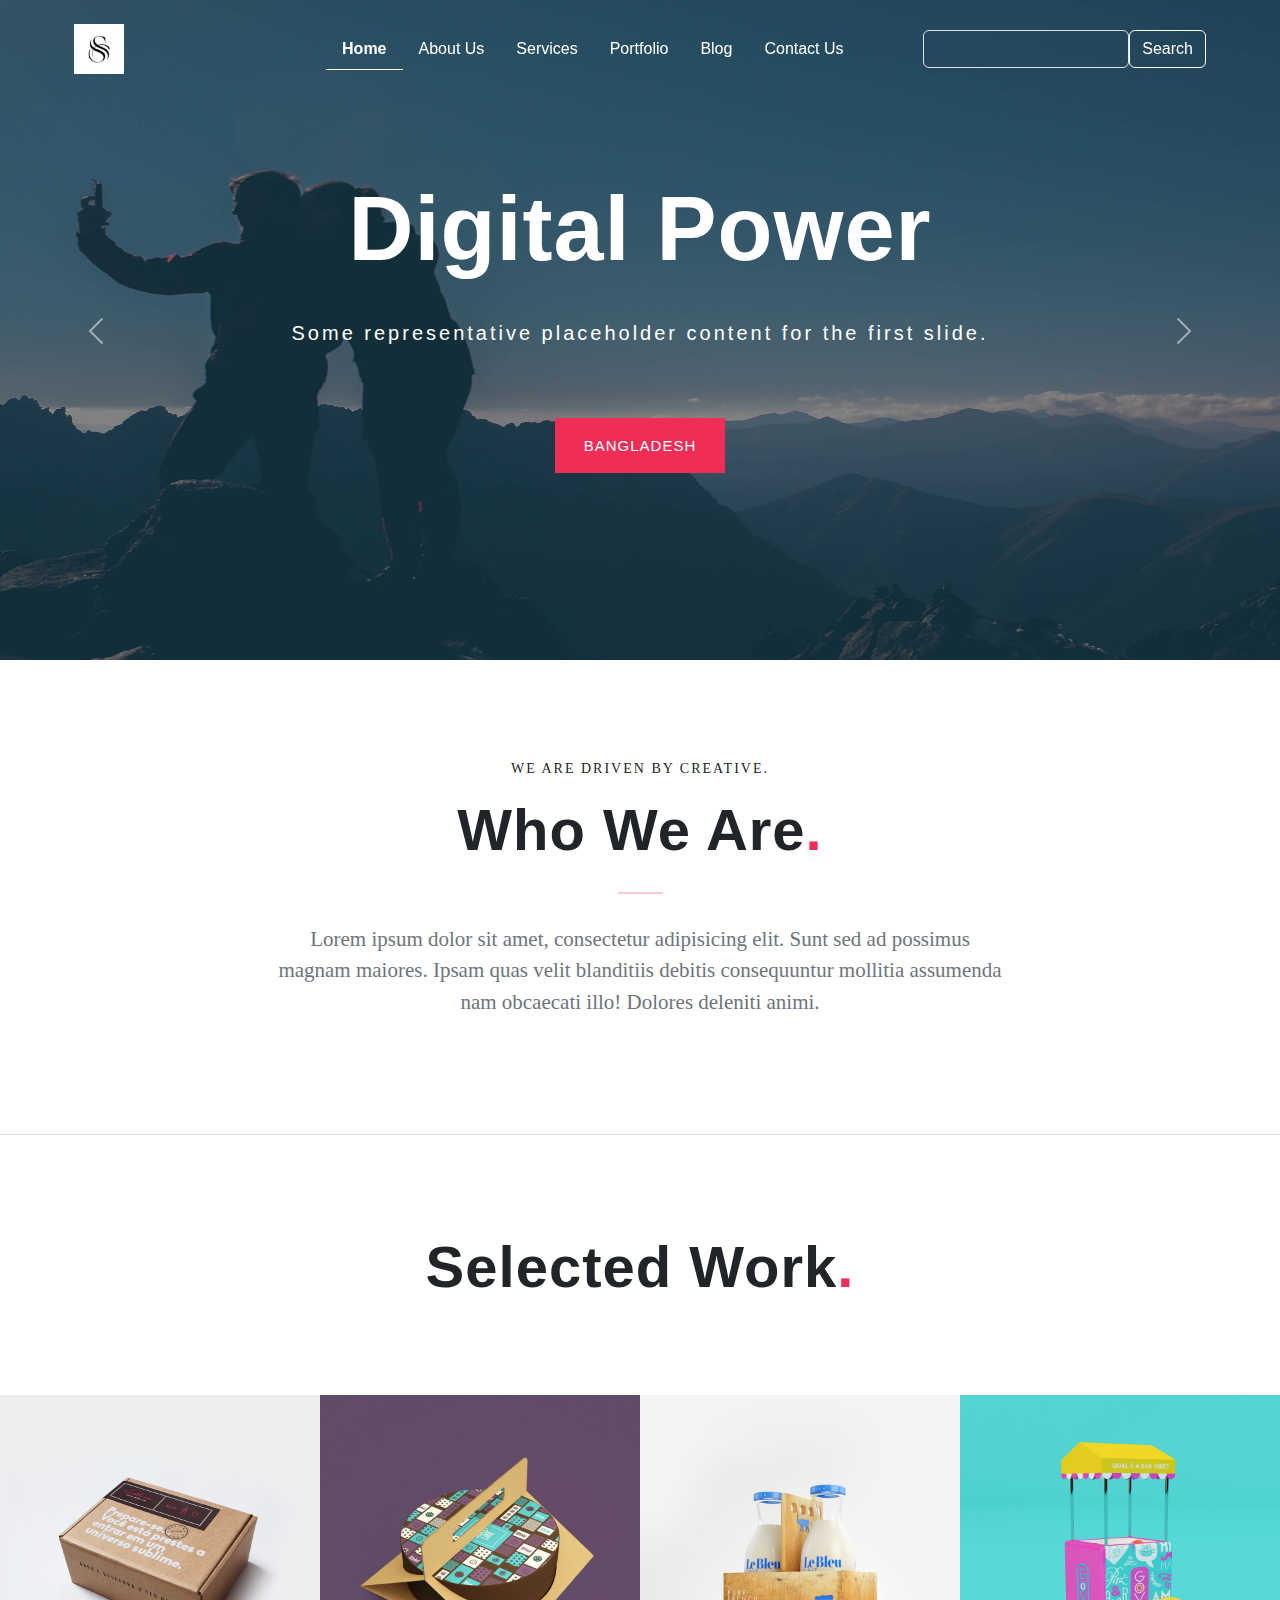
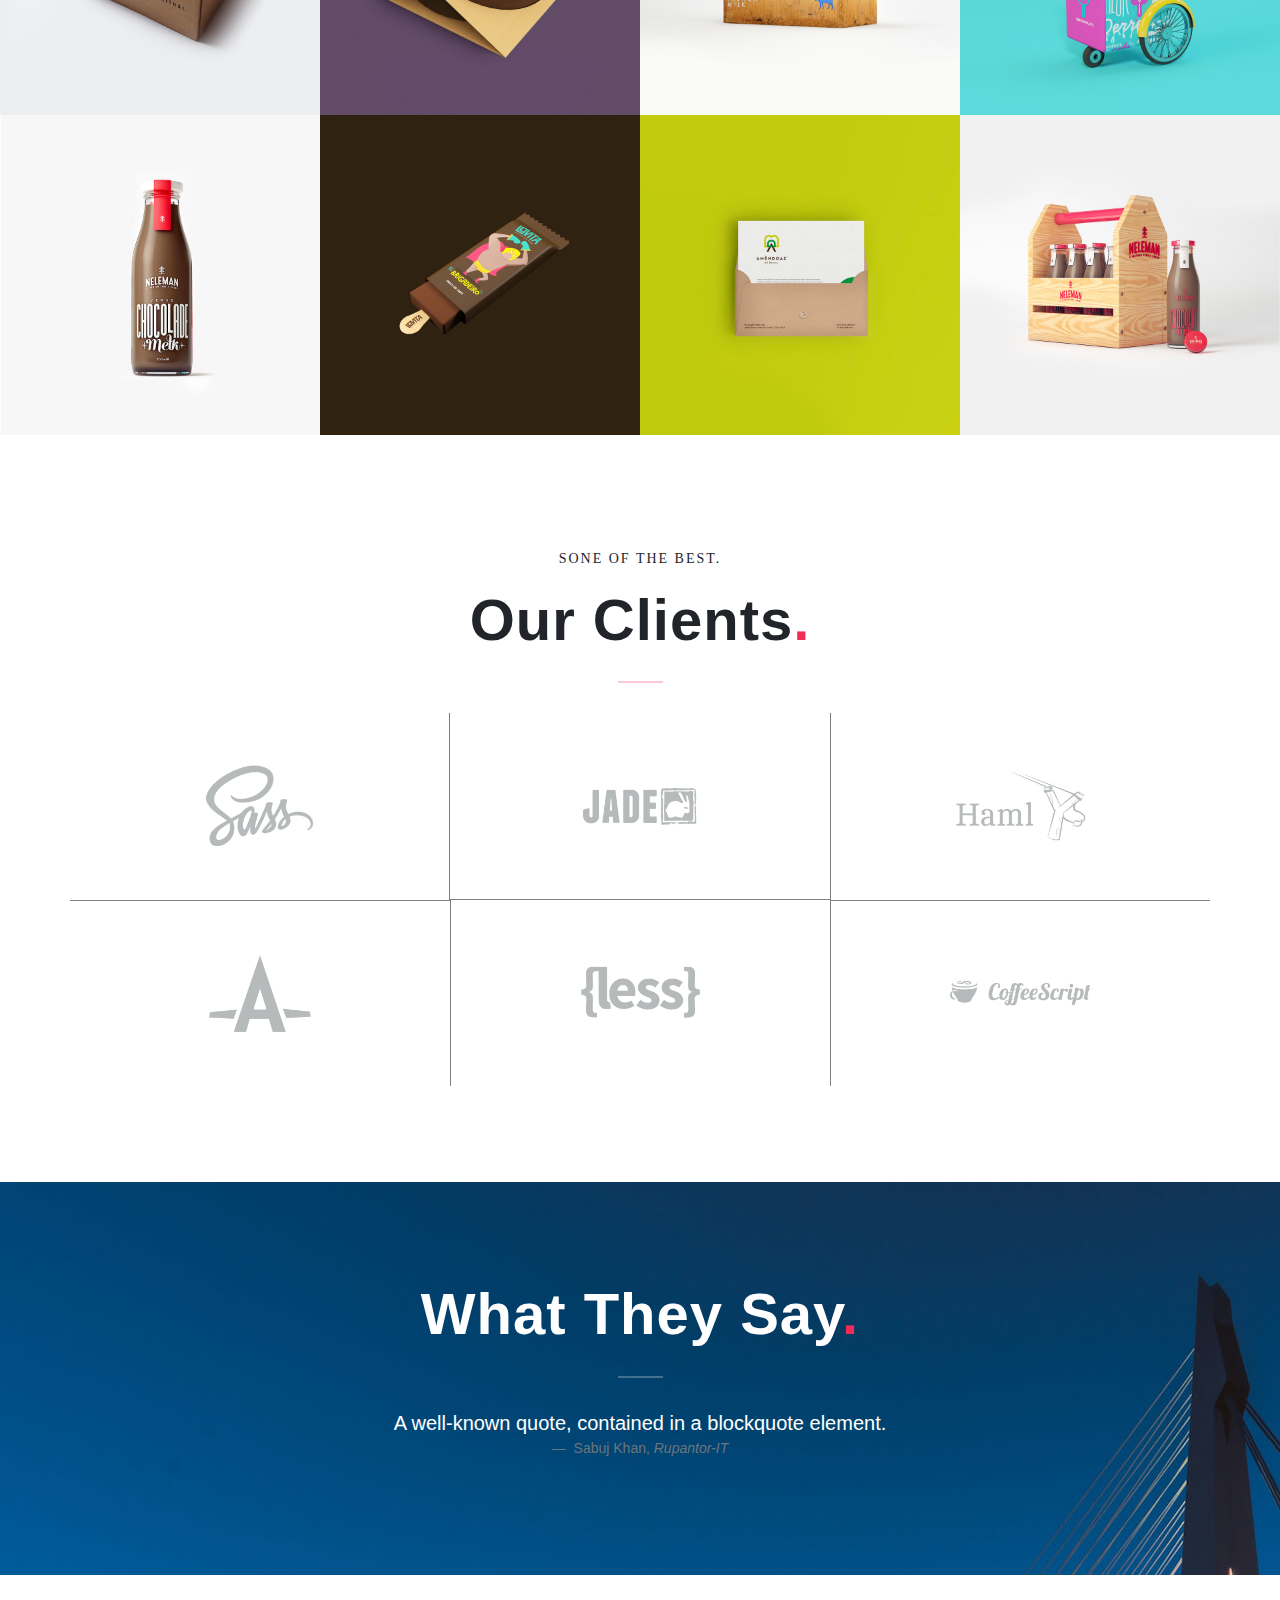
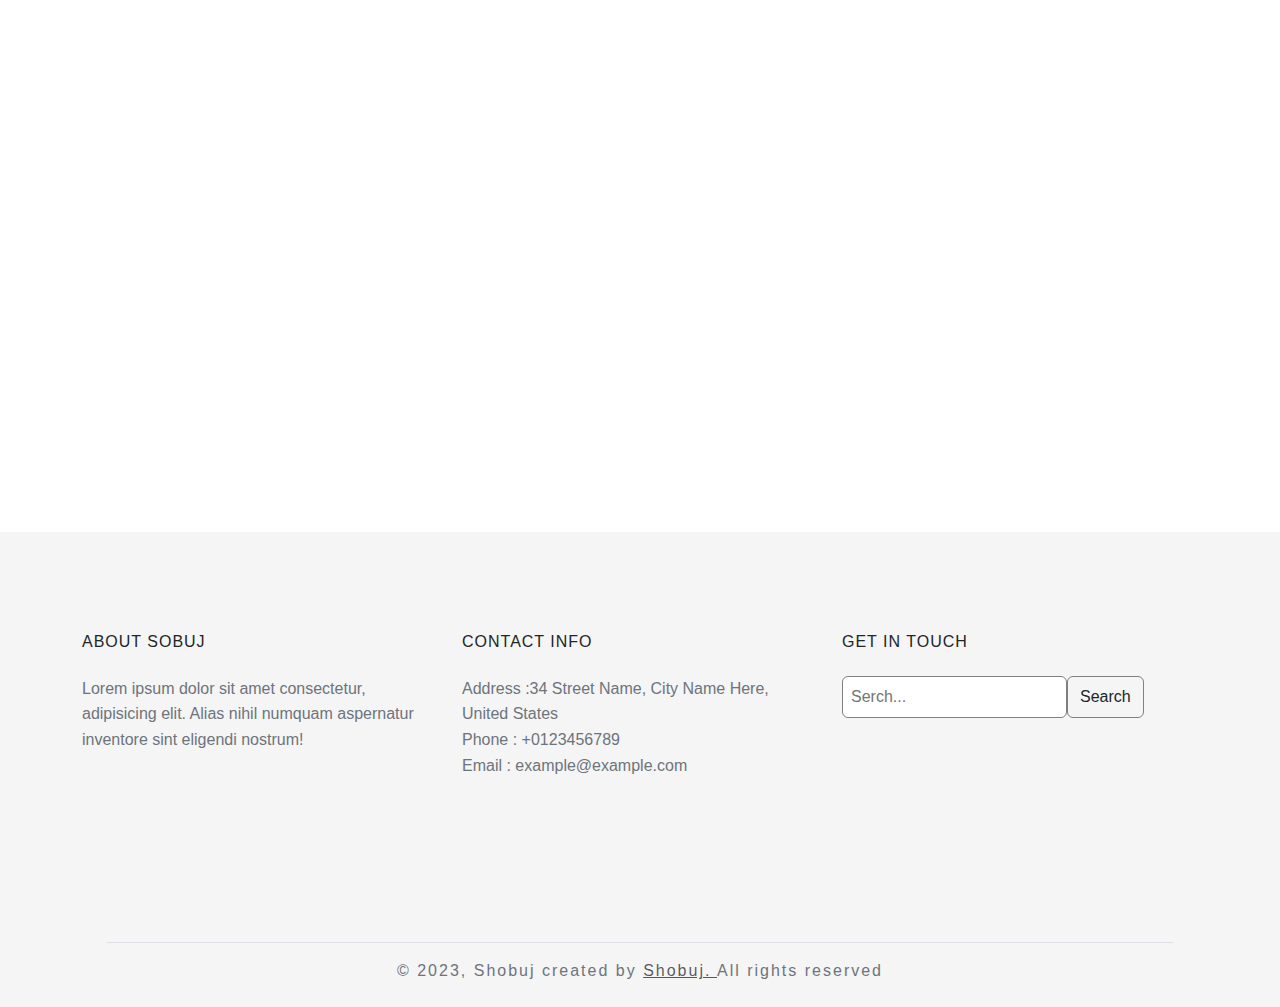
<file: index.html>
<!DOCTYPE html>
<html lang="en">
<head>
    <meta charset="UTF-8">
    <meta http-equiv="X-UA-Compatible" content="IE=edge">
    <meta name="viewport" content="width=device-width, initial-scale=1.0">
    <title>Bootstap Practice</title>
    <link href="https://cdn.jsdelivr.net/npm/bootstrap@5.3.0-alpha3/dist/css/bootstrap.min.css" rel="stylesheet" integrity="sha384-KK94CHFLLe+nY2dmCWGMq91rCGa5gtU4mk92HdvYe+M/SXH301p5ILy+dN9+nJOZ" crossorigin="anonymous">
    <link rel="stylesheet" href="css/bootstrap.min.css">
    <link rel="stylesheet" href="css/style.css">
</head>
<body>
    
    <header class="home-header">
        <div class="manu-area">
            <div class="container p-3">
                <div class="row">
                    <nav class="navbar navbar-expand-lg justify-content-center ">
                        <div class="col-md-2 ">
                            <a class="navbar-brand mt-4" href="index.html">
                                <img src="images/bg/logo1.png" style="width: 50px;" alt="">
                            </a>
                            <button class="navbar-toggler" type="button" data-bs-toggle="collapse" data-bs-target="#navbarSupportedContent" aria-controls="navbarSupportedContent" aria-expanded="false" aria-label="Toggle navigation">
                                <span class="navbar-toggler-icon"></span>
                            </button>
                        </div>
                        <div class="col-md-7">
                            <ul class="nav justify-content-center">
                                <li class="nav-item">
                                    <a class="nav-link active" aria-current="page" href="index.html">Home</a>
                                </li>
                                <li class="nav-item">
                                    <a class="nav-link" href="about.html">About Us</a>
                                </li>
                                <li class="nav-item">
                                    <a class="nav-link" href="services.html">Services</a>
                                </li>
                                <li class="nav-item">
                                    <a class="nav-link" href="portfolio.html">Portfolio</a>
                                </li>
                                <li class="nav-item">
                                    <a class="nav-link" href="blog.html">Blog</a>
                                </li>
                                <li class="nav-item">
                                    <a class="nav-link" href="contact.html">Contact Us</a>
                                </li>
                                                       
                            </ul>
                        </div>
                        <div class="col-md-3">
                            <form class="d-flex" role="search" style="color:#fff">
                                <input class="form-control me-2" type="search" aria-label="Search">
                                <button class="btn" style="margin-left:-8px; color: #fff; border: 1px solid #fff;" type="submit">Search</button>
                              </form>
                        </div>
                    </nav>
                </div>
            </div>
        </div>
    </header>

    <!--Home Slider markup-->
    <div class="home-slider">
        <div id="carouselExample" class="carousel slide justify-content-center">
            <div class="carousel-inner">
                <div class="carousel-item active">
                    <img src="images/bg/1.jpg" class="d-block w-100" style="height:660px;" alt="...">
                    <div class="carousel-caption d-none d-md-block">
                        <h1>Digital Power</h1>
                        <p>Some representative placeholder content for the first slide.</p>
                        
                        <a href="#" class="btn  color">BANGLADESH</a>
                      </div>
                </div>
                <div class="carousel-item ">
                    <img src="images/bg/3.jpg" class="d-block w-100" style="height:660px;" alt="...">
                    <div class="carousel-caption d-none d-md-block">
                        <h1>We are Developer</h1>
                        <p>Some representative placeholder content for the first slide.</p>
                        
                        <a href="#" class="btn  color">development</a>
                      </div>
                </div>
                <div class="carousel-item ">
                    <img src="images/bg/3.jpg" class="d-block w-100" style="height:660px;" alt="...">
                    <div class="carousel-caption d-none d-md-block">
                        <h1>Creativity</h1>
                        <p>Some representative placeholder content for the first slide.</p>
                        
                        <a href="#" class="btn  color">wordpress</a>
                      </div>
                </div>
                
                
            </div>
            <button class="carousel-control-prev" type="button" data-bs-target="#carouselExample" data-bs-slide="prev">
            <span class="carousel-control-prev-icon" aria-hidden="true"></span>
            <span class="visually-hidden">Previous</span>
            </button>
            <button class="carousel-control-next" type="button" data-bs-target="#carouselExample" data-bs-slide="next">
            <span class="carousel-control-next-icon" aria-hidden="true"></span>
            <span class="visually-hidden">Next</span>
            </button>
        </div>
    </div>

    <section id="about">
        <div class="container text-center">
          <div class="row">
            <div class="title center">
                <h4 class="upper">We are driven by creative.</h4>
                <h2>Who We Are<span class="red-dot"></span></h2>
                <hr>
              </div>
              <div class="section-content">
                <div class="row">
                  <div class="col-md-8" style="margin:0 auto">
                    <p class="lead-text serif text-center">Lorem ipsum dolor sit amet, consectetur adipisicing elit. Sunt sed ad possimus magnam maiores. Ipsam quas velit blanditiis debitis consequuntur mollitia assumenda nam obcaecati illo! Dolores deleniti animi.</p>
                  </div>
                </div>
              </div>
          </div>
        </div>
      </section>

      <section class="portfolio">
        <div class="container-fluid">
        
            <div class="row mb-5">
                <div class="col-12 text-center">
                    <div class="title mb-5">
                        <h2 class="section-title">Selected Work<span class="red-dot"></span></h2>
                    </div>
                    
                </div>
            </div>
            <div class="row">
                <div class="col-md-3 p-0 ">
                    <img src="images/portfolio/1.jpg" class="w-100" alt="">
                    <div class="overlay w-100">
                        <div class="info text-center">
                            <div class="title"><h5>neleman cava</h5></div>
                            <div class="category"><p>branding, video</p></div>
                        </div>
                    </div>
                </div>
                <div class="col-md-3 p-0">
                    <img src="images/portfolio/7.jpg" class="w-100" alt="">
                    <div class="overlay w-100">
                        <div class="info text-center">
                            <div class="title"><h5>sweet lane</h5></div>
                            <div class="category"><p>graphics, printing</p></div>
                        </div>
                    </div>
                </div>
                <div class="col-md-3 p-0">
                    <img src="images/portfolio/6.jpg" class="w-100" alt="">
                    <div class="overlay w-100">
                        <div class="info text-center">
                            <div class="title"><h5>jeff burger</h5></div>
                            <div class="category"><p>branding, printing</p></div>
                        </div>
                    </div>
                </div>
                <div class="col-md-3 p-0">
                    <img src="images/portfolio/9.jpg" class="w-100" alt="">
                    <div class="overlay w-100">
                        <div class="info text-center">
                            <div class="title"><h5>neleman cava</h5></div>
                            <div class="category"><p>branding, video</p></div>
                        </div>
                    </div>
                </div>
                <div class="col-md-3 p-0">
                    <img src="images/portfolio/10.jpg" class="w-100" alt="">
                    <div class="overlay w-100">
                        <div class="info text-center">
                            <div class="title"><h5>juice made</h5></div>
                            <div class="category"><p>graphics, video</p></div>
                        </div>
                    </div>
                </div>
                <div class="col-md-3 p-0">
                    <img src="images/portfolio/11.jpg" class="w-100" alt="">
                    <div class="overlay w-100">
                        <div class="info text-center">
                            <div class="title"><h5>prisma</h5></div>
                            <div class="category"><p>graphic, branding</p></div>
                        </div>
                    </div>
                </div>
                <div class="col-md-3 p-0">
                    <img src="images/portfolio/8.jpg" class="w-100" alt="">
                    <div class="overlay w-100">
                        <div class="info text-center">
                            <div class="title"><h5>delirio propical</h5></div>
                            <div class="category"><p>printing, graphic</p></div>
                        </div>
                    </div>
                </div>
                <div class="col-md-3 p-0">
                    <img src="images/portfolio/3.jpg" class="w-100" alt="">
                    <div class="overlay w-100">
                        <div class="info text-center">
                            <div class="title"><h5>amendoas</h5></div>
                            <div class="category"><p>printing, branding</p></div>
                        </div>
                    </div>
                </div>
            </div>
        
      </section>

      <section class="clients pt-3 pb-5">
        <div class="container">
            <div class="title text-center">
                <h4 class="upper">Sone of the best.</h4>
                <h2>Our Clients<span class="red-dot"></span></h2>
                <hr>
            </div>
            <div class="row">
                <div class="col-md-4 p-5 text-center" style="border-right: 0.5px solid gray;">
                    <img src="images/clients/1.png" class="w-50" alt="">
                </div>
                <div class="col-md-4 p-5 text-center" style="border-bottom: 1px solid gray;">
                    <img src="images/clients/2.png" class="w-50" alt="">
                </div>
                <div class="col-md-4 p-5 text-center " style="border-left: 1px solid gray;">
                    <img src="images/clients/3.png" class="w-50" alt="">
                </div>
                <div class="col-md-4 p-5 text-center" style="border-top: 1px solid gray;">
                    <img src="images/clients/4.png" class="w-50" alt="">
                </div>
                <div class="col-md-4 p-5 text-center" style="border-left: 1px solid gray;">
                    <img src="images/clients/5.png" class="w-50" alt="">
                </div>
                <div class="col-md-4 p-5 text-center" style="border-top: 1px solid gray; border-left: 1px solid gray;">
                    <img src="images/clients/6.png" class="w-50" alt="">
                </div>
                
            </div>
        </div>
    </div>
      </section>


      <section class="testimonials mt-5">
        <div class="container text-center"  style="color: #fff">
            <div class="title center">
              <h2>What They Say<span class="red-dot"></span></h2>
              <hr style="border-top: 2px solid #fff;">
            </div>
            <div class="section-content">
              <div class="row">
                <div class="col-md-7" style="margin:0 auto">
                    <figure class="text-center">
                        <blockquote class="blockquote">
                          <p>A well-known quote, contained in a blockquote element.</p>
                        </blockquote>
                        <figcaption class="blockquote-footer">
                          Sabuj Khan, <cite title="Source Title">Rupantor-IT</cite>
                        </figcaption>
                      </figure>
                </div>
              </div>
            </div>
          </div>
      </section>

      <section class="maps p-0">
        <div class="map-area">
            <iframe src="https://www.google.com/maps/embed?pb=!1m18!1m12!1m3!1d3652.378414635264!2d90.390372174517!3d23.73388148941184!2m3!1f0!2f0!3f0!3m2!1i1024!2i768!4f13.1!3m3!1m2!1s0x3755b8e90a449e4f%3A0xb7092a9c25197fa4!2sDhaka%20University!5e0!3m2!1sen!2sbd!4v1681597027878!5m2!1sen!2sbd" width="100%" height="550px" style="border:0;" allowfullscreen="" loading="lazy" referrerpolicy="no-referrer-when-downgrade"></iframe>
        </div>
    </section>




      <section class="footer-widgets">
        <div class="container">
            <div class="row">
                <div class="col-md-4">
                    <div class="info-widget">
                        <h6 class="title">About Sobuj</h6>
                        <p class="descrip">Lorem ipsum dolor sit amet consectetur, adipisicing elit. Alias nihil numquam aspernatur inventore sint eligendi nostrum!</p>
                    </div>
                </div>
                <div class="col-md-4">
                    <div class="info-widget">
                        <h6 class="title">Contact info</h6>
                        <p class="descrip">
                            <b>Address :</b>34 Street Name, City Name Here, United States <br>
                            <b>Phone :</b> +0123456789 <br>
                            <b>Email :</b> example@example.com
                        </p>
                    </div>
                </div>
                <div class="col-md-4">
                    <div class="info-widget">
                        <h6 class="title">Get In Touch</h6>
                        <p class="descrip">
                            <form class="d-flex" role="search" style="color:#fff">
                                <input class="rounded me-2 p-2" type="search" aria-label="Search" placeholder="Serch..." style="border: 1px solid gray">
                                <button class="btn pl-5 pr-5" style="margin-left:-8px; border: 1px solid gray;" type="submit">Search</button>
                              </form>
                        </p>
                    </div>
                </div>
            </div>
        </div>
      </section>

      <footer>
        <div class="container">
            <div class="row">
                <div class="col-12">
                    <div class="footer-area text-center p-4" >
                        
                        <p class="border-top mb-0 mt-4 pt-3 small">&copy; 2023, Shobuj created by <a href="index.php" class="text-muted font-weight-bold" target="_blank">Shobuj. </a>  All rights reserved </p> 
                    </div>
                </div>
            </div>
        </div>
      </footer>


    <script src="https://cdn.jsdelivr.net/npm/bootstrap@5.3.0-alpha3/dist/js/bootstrap.bundle.min.js" integrity="sha384-ENjdO4Dr2bkBIFxQpeoTz1HIcje39Wm4jDKdf19U8gI4ddQ3GYNS7NTKfAdVQSZe" crossorigin="anonymous"></script>
    <script src="js/bootstrap.bundle.min.js"></script>
</body>
</html>
</file>
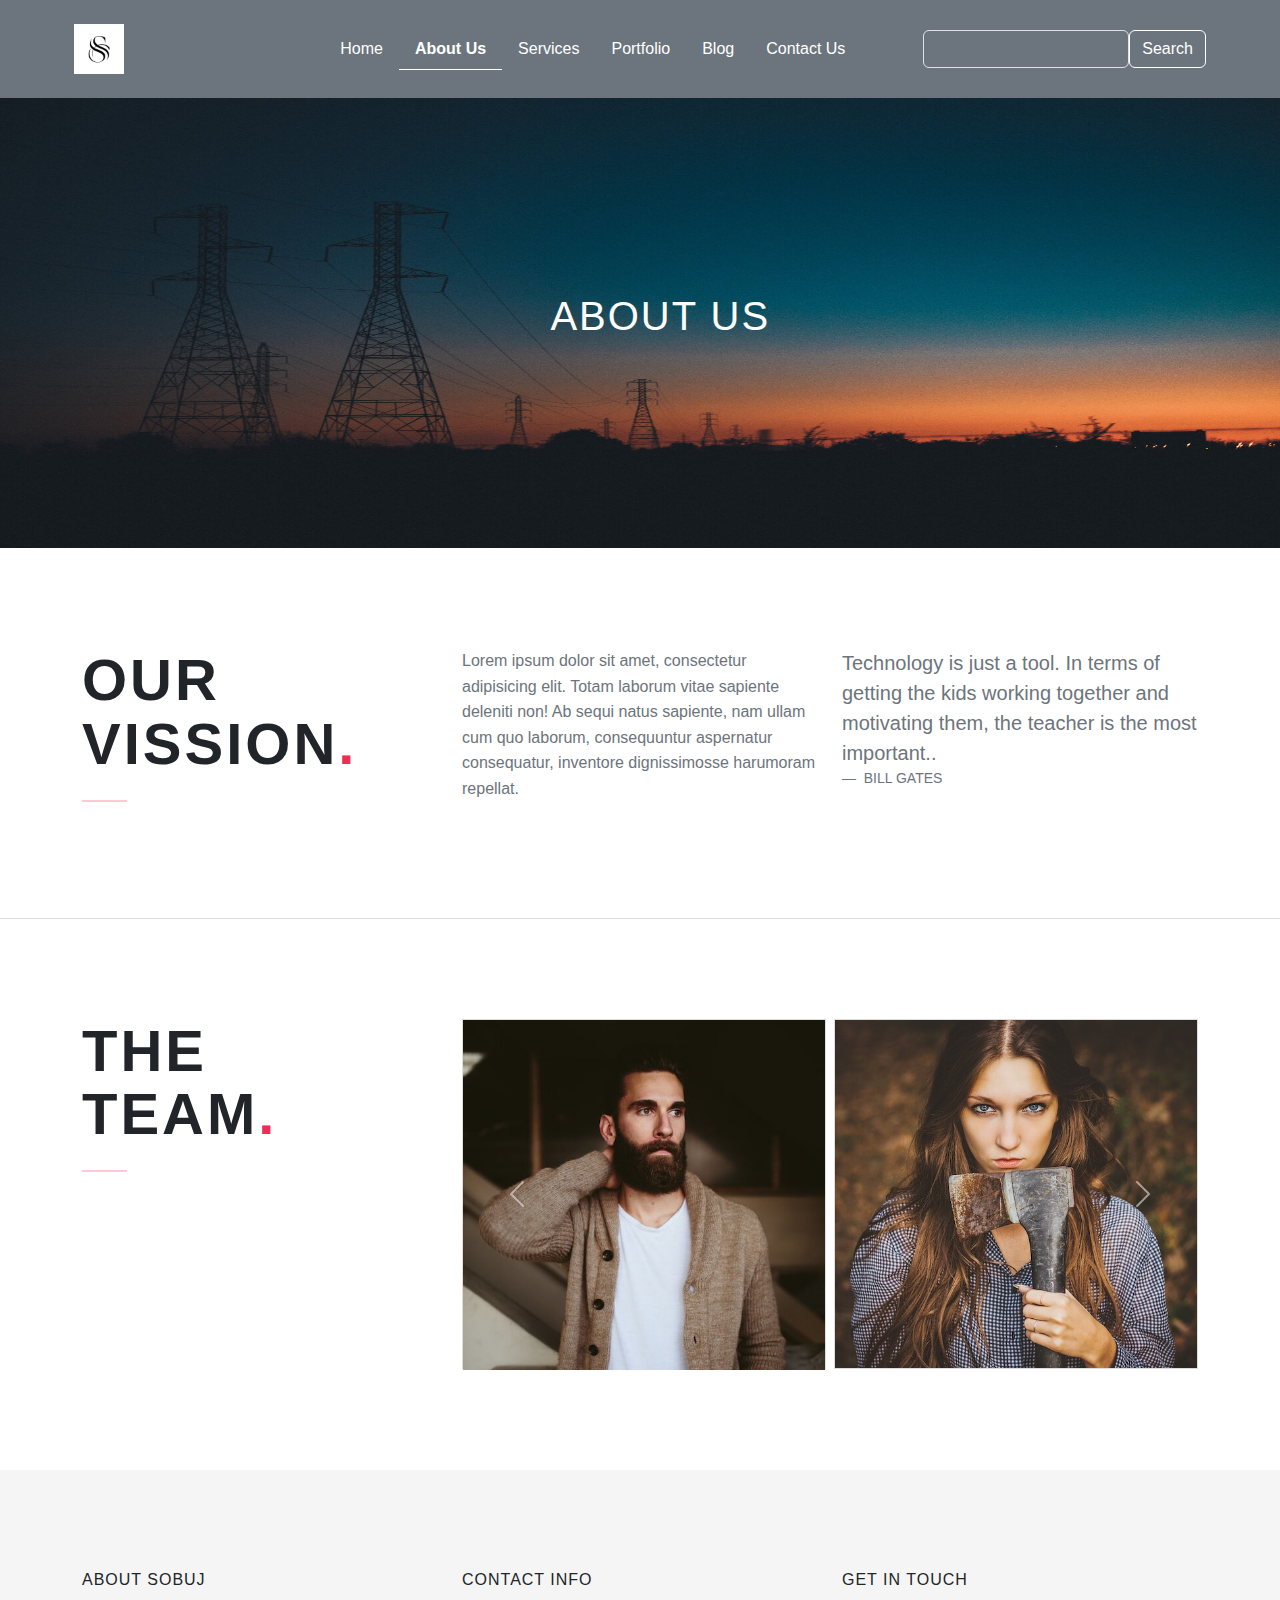
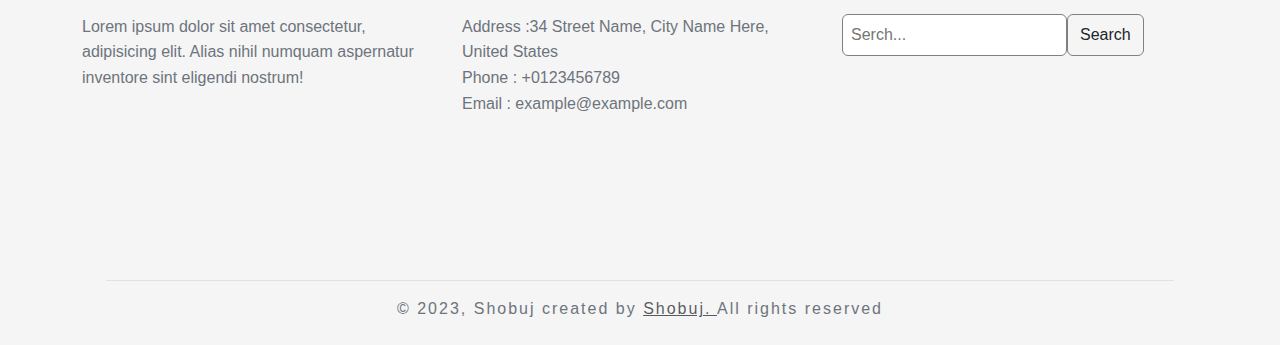
<file: about.html>
<!DOCTYPE html>
<html lang="en">
<head>
    <meta charset="UTF-8">
    <meta http-equiv="X-UA-Compatible" content="IE=edge">
    <meta name="viewport" content="width=device-width, initial-scale=1.0">
    <title>Acout Page</title>
    <link href="https://cdn.jsdelivr.net/npm/bootstrap@5.3.0-alpha3/dist/css/bootstrap.min.css" rel="stylesheet" integrity="sha384-KK94CHFLLe+nY2dmCWGMq91rCGa5gtU4mk92HdvYe+M/SXH301p5ILy+dN9+nJOZ" crossorigin="anonymous">
    <link rel="stylesheet" href="css/bootstrap.min.css">
    <link rel="stylesheet" href="css/style.css">
</head>
<body>
    
    <header class="non-home-header bg-secondary">
        <div class="manu-area">
            <div class="container p-3">
                <div class="row">
                    <nav class="navbar navbar-expand-lg justify-content-center ">
                        <div class="col-md-2 ">
                            <a class="navbar-brand mt-4" href="index.html">
                                <img src="images/bg/logo1.png" style="width: 50px;" alt="">
                            </a>
                            <button class="navbar-toggler" type="button" data-bs-toggle="collapse" data-bs-target="#navbarSupportedContent" aria-controls="navbarSupportedContent" aria-expanded="false" aria-label="Toggle navigation">
                                <span class="navbar-toggler-icon"></span>
                            </button>
                        </div>
                        <div class="col-md-7">
                            <ul class="nav justify-content-center">
                                <li class="nav-item">
                                    <a class="nav-link" aria-current="page" href="index.html">Home</a>
                                </li>
                                <li class="nav-item">
                                    <a class="nav-link active" href="about.html">About Us</a>
                                </li>
                                <li class="nav-item">
                                    <a class="nav-link" href="services.html">Services</a>
                                </li>
                                <li class="nav-item">
                                    <a class="nav-link" href="portfolio.html">Portfolio</a>
                                </li>
                                <li class="nav-item">
                                    <a class="nav-link" href="blog.html">Blog</a>
                                </li>
                                <li class="nav-item">
                                    <a class="nav-link" href="contact.html">Contact Us</a>
                                </li>
                                                       
                            </ul>
                        </div>
                        <div class="col-md-3">
                            <form class="d-flex" role="search" style="color:#fff">
                                <input class="form-control me-2" type="search" aria-label="Search">
                                <button class="btn" style="margin-left:-8px; color: #fff; border: 1px solid #fff;" type="submit">Search</button>
                              </form>
                        </div>
                    </nav>
                </div>
            </div>
        </div>
    </header>


    <section class="banner">
        <div class="container-fluid p-0">           
                <div class="col-md-12">
                    
                    <h1 class="title">About Us</h1>
                    <img src="images/bg/3.jpg" alt="">
                </div>
        </div>   
    </section>

  


    <section id="about">
        <div class="container">
          <div class="row">
            <div class="col-md-4">
                <div class="title text-start">
                    <h2 style="letter-spacing: 3px; text-transform: uppercase;">Our <br> Vission<span class="red-dot"></span></h2>
                    <hr class="mt-4" style="margin: 0">
                </div>
            </div>
            <div class="col-md-4">
                <p class="descrip">
                    Lorem ipsum dolor sit amet, consectetur adipisicing elit. Totam laborum vitae sapiente deleniti non! Ab sequi natus sapiente, nam ullam cum quo laborum, consequuntur aspernatur consequatur, inventore dignissimosse harumoram repellat.
                </p>
            </div>
            <div class="col-md-4">
                <figure style="color:#6d747c;">
                    <blockquote class="blockquote">
                      <p>Technology is just a tool. In terms of getting the kids working together and motivating them, the teacher is the most important..</p>
                    </blockquote>
                    <figcaption class="blockquote-footer">
                        BILL GATES
                    </figcaption>
                </figure>
            </div>
              
          </div>
        </div>
      </section>

      <section class="team">
        <div class="container">
            <div class="row">
                <div class="col-md-4">
                    <div class="title text-start">
                        <h2 style="letter-spacing: 3px; text-transform: uppercase;">the <br> team<span class="red-dot"></span></h2>
                        <hr class="mt-4" style="margin: 0">
                    </div>
                </div>
                <div class="col-md-8">
                    <div id="carouselExample" class="carousel slide">
                        <div class="carousel-inner">
                                <div class="carousel-item active">
                                    <div class="first comon">
                                        <div class="image">
                                            <img src="images/team/1.jpg" class="d-block w-100" alt="...">
                                        </div>
                                        <div class="perinfo">
                                            <div class="content">
                                                <h5>Shobuj Khan</h5>
                                                <p>founder & ceo</p>
                                            </div>
                                        </div>
                                    </div>
                                    
                                    <div class="second comon">
                                        <div class="image">
                                            <img src="images/team/2.jpg" class="d-block w-100" alt="...">
                                        </div>
                                        <div class="perinfo">
                                            <div class="content">
                                                <h5>Shojib Khan</h5>
                                                <p>Web developer</p>
                                            </div>
                                        </div>
                                    </div>
                                    
                                </div>
                                <div class="carousel-item">
                                    <div class="first comon">
                                        <div class="image">
                                            <img src="images/team/3.jpg" class="d-block w-100" alt="...">
                                        </div>
                                        <div class="perinfo">
                                            <div class="content">
                                                <h5>Tahmid </h5>
                                                <p>graphic design</p>
                                            </div>
                                        </div>
                                    </div>
                                    
                                    <div class="second comon">
                                        <div class="image">
                                            <img src="images/team/4.jpg" class="d-block w-100" alt="...">
                                        </div>
                                        <div class="perinfo">
                                            <div class="content">
                                                <h5>Rupantor Khan</h5>
                                                <p>Wordpress developer</p>
                                            </div>
                                        </div>
                                    </div>
                                    
                                </div>
                                <div class="carousel-item">
                                    <div class="first comon">
                                        <div class="image">
                                            <img src="images/team/5.jpg" class="d-block w-100" alt="...">
                                        </div>
                                        <div class="perinfo">
                                            <div class="content">
                                                <h5>shohidul </h5>
                                                <p>seo expert</p>
                                            </div>
                                        </div>
                                    </div>
                                    <div class="second comon">
                                        <div class="image">
                                            <img src="images/team/6.jpg" class="d-block w-100" alt="...">
                                        </div>
                                        <div class="perinfo">
                                            <div class="content">
                                                <h5>Polash</h5>
                                                <p>marketer</p>
                                            </div>
                                        </div>
                                    </div>
                                    
                                </div>
                          
                        </div>
                        <button class="carousel-control-prev" type="button" data-bs-target="#carouselExample" data-bs-slide="prev">
                          <span class="carousel-control-prev-icon" aria-hidden="true"></span>
                          <span class="visually-hidden">Previous</span>
                        </button>
                        <button class="carousel-control-next" type="button" data-bs-target="#carouselExample" data-bs-slide="next">
                          <span class="carousel-control-next-icon" aria-hidden="true"></span>
                          <span class="visually-hidden">Next</span>
                        </button>
                      </div>
                </div>
            </div>
        </div>
      </section>


 <section class="footer-widgets">
    <div class="container">
        <div class="row">
            <div class="col-md-4">
                <div class="info-widget">
                    <h6 class="title">About Sobuj</h6>
                    <p class="descrip">Lorem ipsum dolor sit amet consectetur, adipisicing elit. Alias nihil numquam aspernatur inventore sint eligendi nostrum!</p>
                </div>
            </div>
            <div class="col-md-4">
                <div class="info-widget">
                    <h6 class="title">Contact info</h6>
                    <p class="descrip">
                        <b>Address :</b>34 Street Name, City Name Here, United States <br>
                        <b>Phone :</b> +0123456789 <br>
                        <b>Email :</b> example@example.com
                    </p>
                </div>
            </div>
            <div class="col-md-4">
                <div class="info-widget">
                    <h6 class="title">Get In Touch</h6>
                    <p class="descrip">
                        <form class="d-flex" role="search" style="color:#fff">
                            <input class="rounded me-2 p-2" type="search" aria-label="Search" placeholder="Serch..." style="border: 1px solid gray">
                            <button class="btn pl-5 pr-5" style="margin-left:-8px; border: 1px solid gray;" type="submit">Search</button>
                          </form>
                    </p>
                </div>
            </div>
        </div>
    </div>
  </section>

  <footer>
    <div class="container">
        <div class="row">
            <div class="col-12">
                <div class="footer-area text-center p-4" >
                    
                    <p class="border-top mb-0 mt-4 pt-3 small">&copy; 2023, Shobuj created by <a href="index.php" class="text-muted font-weight-bold" target="_blank">Shobuj. </a>  All rights reserved </p> 
                </div>
            </div>
        </div>
    </div>
  </footer>


<script src="https://cdn.jsdelivr.net/npm/bootstrap@5.3.0-alpha3/dist/js/bootstrap.bundle.min.js" integrity="sha384-ENjdO4Dr2bkBIFxQpeoTz1HIcje39Wm4jDKdf19U8gI4ddQ3GYNS7NTKfAdVQSZe" crossorigin="anonymous"></script>
<script src="js/bootstrap.bundle.min.js"></script>
</body>
</html>
</file>
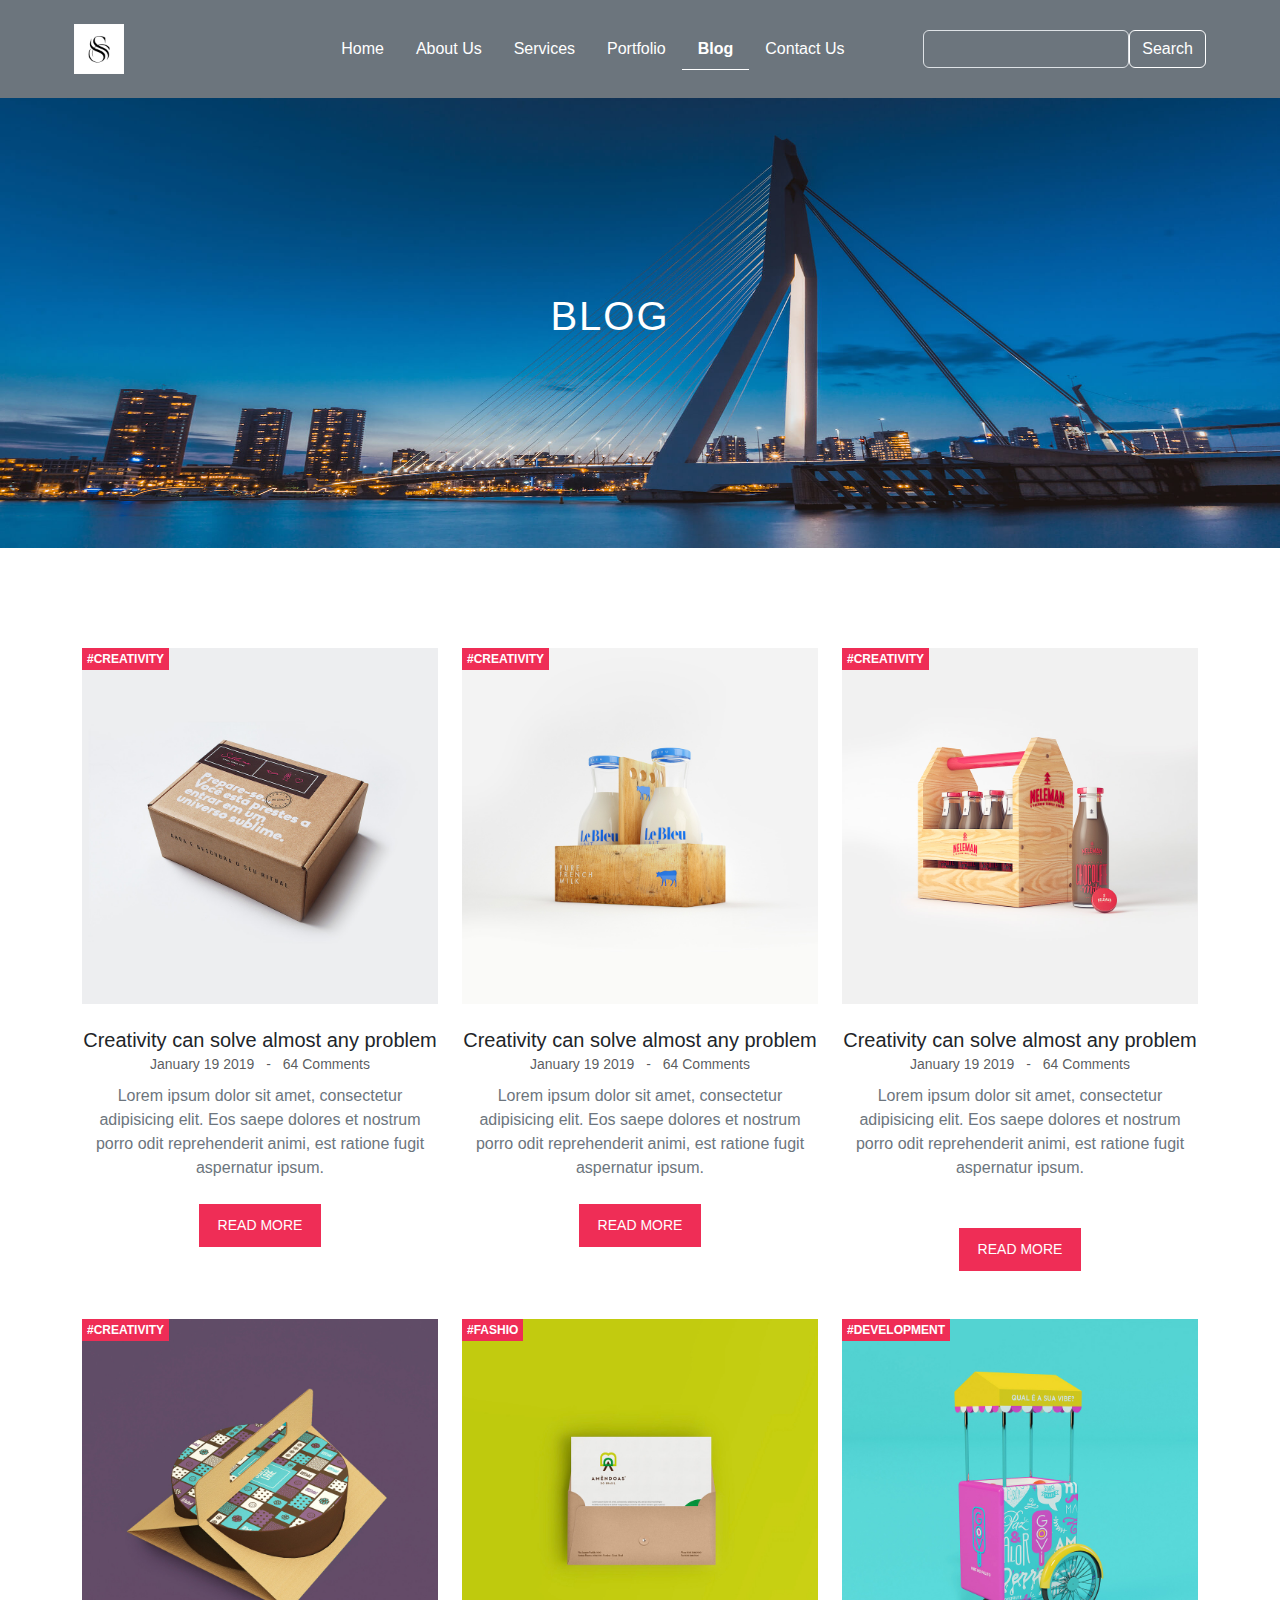
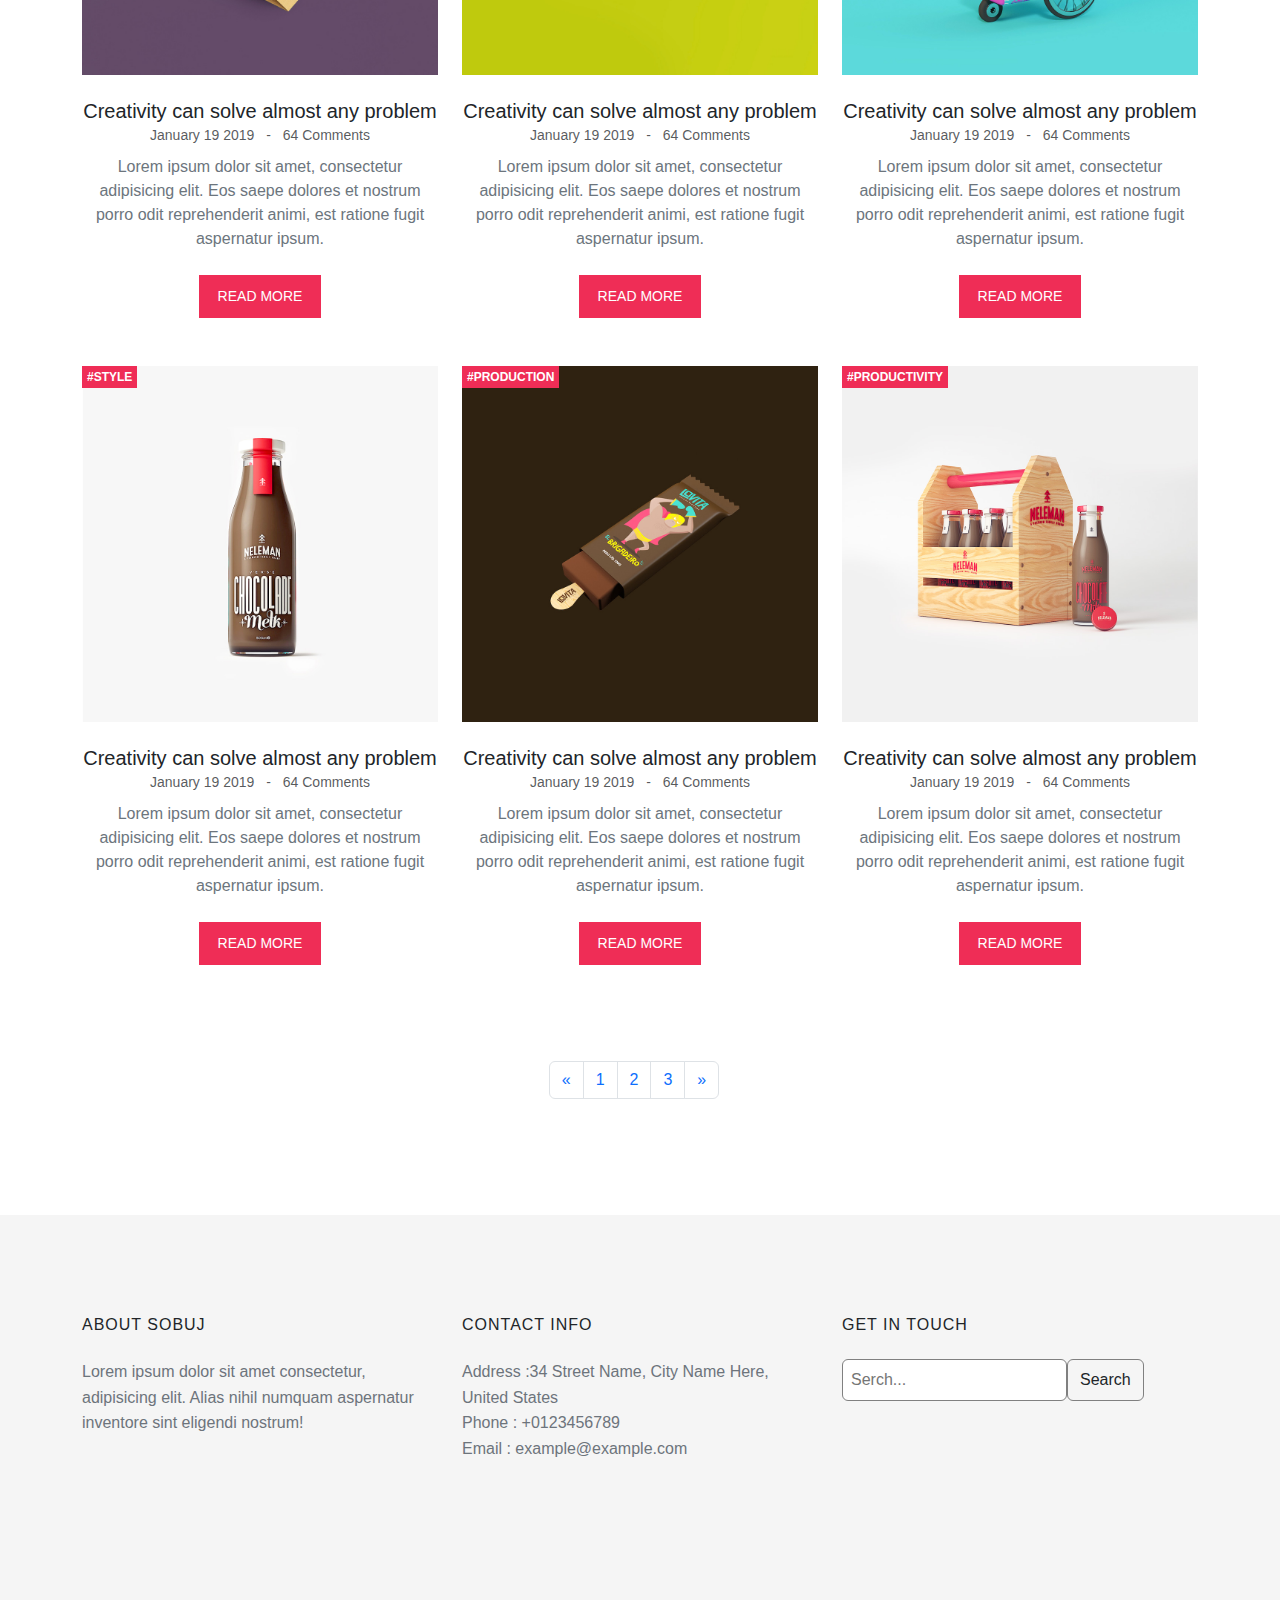
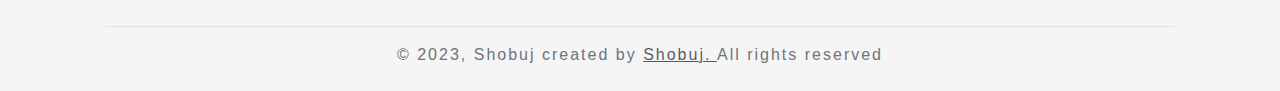
<file: blog.html>
<!DOCTYPE html>
<html lang="en">
<head>
    <meta charset="UTF-8">
    <meta http-equiv="X-UA-Compatible" content="IE=edge">
    <meta name="viewport" content="width=device-width, initial-scale=1.0">
    <title>Our Blog Page</title>
    <link href="https://cdn.jsdelivr.net/npm/bootstrap@5.3.0-alpha3/dist/css/bootstrap.min.css" rel="stylesheet" integrity="sha384-KK94CHFLLe+nY2dmCWGMq91rCGa5gtU4mk92HdvYe+M/SXH301p5ILy+dN9+nJOZ" crossorigin="anonymous">
    <link rel="stylesheet" href="css/bootstrap.min.css">
    <link rel="stylesheet" href="css/style.css">
</head>
<body>
    
    <header class="non-home-header bg-secondary">
        <div class="manu-area">
            <div class="container p-3">
                <div class="row">
                    <nav class="navbar navbar-expand-lg justify-content-center ">
                        <div class="col-md-2 ">
                            <a class="navbar-brand mt-4" href="index.html">
                                <img src="images/bg/logo1.png" style="width: 50px;" alt="">
                            </a>
                            <button class="navbar-toggler" type="button" data-bs-toggle="collapse" data-bs-target="#navbarSupportedContent" aria-controls="navbarSupportedContent" aria-expanded="false" aria-label="Toggle navigation">
                                <span class="navbar-toggler-icon"></span>
                            </button>
                        </div>
                        <div class="col-md-7">
                            <ul class="nav justify-content-center">
                                <li class="nav-item">
                                    <a class="nav-link" aria-current="page" href="index.html">Home</a>
                                </li>
                                <li class="nav-item">
                                    <a class="nav-link " href="about.html">About Us</a>
                                </li>
                                <li class="nav-item">
                                    <a class="nav-link" href="services.html">Services</a>
                                </li>
                                <li class="nav-item">
                                    <a class="nav-link" href="portfolio.html">Portfolio</a>
                                </li>
                                <li class="nav-item">
                                    <a class="nav-link active" href="blog.html">Blog</a>
                                </li>
                                <li class="nav-item">
                                    <a class="nav-link" href="contact.html">Contact Us</a>
                                </li>
                                                       
                            </ul>
                        </div>
                        <div class="col-md-3">
                            <form class="d-flex" role="search" style="color:#fff">
                                <input class="form-control me-2" type="search" aria-label="Search">
                                <button class="btn" style="margin-left:-8px; color: #fff; border: 1px solid #fff;" type="submit">Search</button>
                              </form>
                        </div>
                    </nav>
                </div>
            </div>
        </div>
    </header>

    <section class="banner">
        <div class="container-fluid p-0">           
                <div class="col-md-12">
                    
                    <h1 class="title">Blog</h1>
                    <img src="images/bg/4.jpg" alt="">
                </div>
        </div>   
    </section>


   <section class="blog">
        <div class="container">
            <div class="blog-area">
                <div class="row">
                    <div class="col-md-4 mb-5">
                        <div class="single-article">
                            <div class="card-header">                                   
                                <div class="blog-media">
                                    <img src="images/portfolio/1.jpg" alt="Blog">
                                    <a href="#" class="badge">#creativity</a>        
                                </div>  
                            </div>
                            <div class="card-body mt-4">
                                <h5 class="card-title">Creativity can solve almost any problem</h5> 
                                <small class="text-muted">January 19 2019 
                                    <span class="px-2">-</span>
                                    <a href="#" class="text-muted">64 Comments</a>
                                </small>
                                <p class="my-2">Lorem ipsum dolor sit amet, consectetur adipisicing elit. Eos saepe dolores et nostrum porro odit reprehenderit animi, est ratione fugit aspernatur ipsum. </p>
                            </div>
                            <div class="read-more mt-4">
                                <a href="single-post.php">READ MORE</a>
                            </div>
                        </div>
                    </div>

                    <div class="col-md-4 mb-5">
                        <div class="single-article">
                            <div class="card-header">                                   
                                <div class="blog-media">
                                    <img src="images/portfolio/6.jpg" alt="Blog">
                                    <a href="#" class="badge">#creativity</a>        
                                </div>  
                            </div>
                            <div class="card-body mt-4">
                                <h5 class="card-title">Creativity can solve almost any problem</h5> 
                                <small class="text-muted">January 19 2019 
                                    <span class="px-2">-</span>
                                    <a href="#" class="text-muted">64 Comments</a>
                                </small>
                                <p class="my-2">Lorem ipsum dolor sit amet, consectetur adipisicing elit. Eos saepe dolores et nostrum porro odit reprehenderit animi, est ratione fugit aspernatur ipsum. </p>
                            </div>
                            <div class="read-more mt-4">
                                <a href="single-post.php">READ MORE</a>
                            </div>
                        </div>
                    </div>
                    <div class="col-md-4 mb-5">
                        <div class="single-article">
                            <div class="card-header">                                   
                                <div class="blog-media">
                                    <img src="images/portfolio/3.jpg" alt="Blog">
                                    <a href="#" class="badge">#creativity</a>        
                                </div>  
                            </div>
                            <div class="card-body mt-4">
                                <h5 class="card-title">Creativity can solve almost any problem</h5> 
                                <small class="text-muted">January 19 2019 
                                    <span class="px-2">-</span>
                                    <a href="#" class="text-muted">64 Comments</a>
                                </small>
                                <p class="my-2">Lorem ipsum dolor sit amet, consectetur adipisicing elit. Eos saepe dolores et nostrum porro odit reprehenderit animi, est ratione fugit aspernatur ipsum. </p>
                            </div>
                            <div class="read-more mt-5">
                                <a href="single-post.php">READ MORE</a>
                            </div>
                        </div>
                    </div>
                    <div class="col-md-4 mb-4">
                        <div class="single-article">
                            <div class="card-header">                                   
                                <div class="blog-media">
                                    <img src="images/portfolio/7.jpg" alt="Blog">
                                    <a href="#" class="badge">#creativity</a>        
                                </div>  
                            </div>
                            <div class="card-body mt-4">
                                <h5 class="card-title">Creativity can solve almost any problem</h5> 
                                <small class="text-muted">January 19 2019 
                                    <span class="px-2">-</span>
                                    <a href="#" class="text-muted">64 Comments</a>
                                </small>
                                <p class="my-2">Lorem ipsum dolor sit amet, consectetur adipisicing elit. Eos saepe dolores et nostrum porro odit reprehenderit animi, est ratione fugit aspernatur ipsum. </p>
                            </div>
                            <div class="read-more mt-4">
                                <a href="single-post.php">READ MORE</a>
                            </div>
                        </div>
                    </div>
                    <div class="col-md-4 mb-5">
                        <div class="single-article">
                            <div class="card-header">                                   
                                <div class="blog-media">
                                    <img src="images/portfolio/8.jpg" alt="Blog">
                                    <a href="#" class="badge">#fashio</a>        
                                </div>  
                            </div>
                            <div class="card-body mt-4">
                                <h5 class="card-title">Creativity can solve almost any problem</h5> 
                                <small class="text-muted">January 19 2019 
                                    <span class="px-2">-</span>
                                    <a href="#" class="text-muted">64 Comments</a>
                                </small>
                                <p class="my-2">Lorem ipsum dolor sit amet, consectetur adipisicing elit. Eos saepe dolores et nostrum porro odit reprehenderit animi, est ratione fugit aspernatur ipsum. </p>
                            </div>
                            <div class="read-more mt-4">
                                <a href="single-post.php">READ MORE</a>
                            </div>
                        </div>
                    </div>
                    <div class="col-md-4 mb-5">
                        <div class="single-article">
                            <div class="card-header">                                   
                                <div class="blog-media">
                                    <img src="images/portfolio/9.jpg" alt="Blog">
                                    <a href="#" class="badge">#development</a>        
                                </div>  
                            </div>
                            <div class="card-body mt-4">
                                <h5 class="card-title">Creativity can solve almost any problem</h5> 
                                <small class="text-muted">January 19 2019 
                                    <span class="px-2">-</span>
                                    <a href="#" class="text-muted">64 Comments</a>
                                </small>
                                <p class="my-2">Lorem ipsum dolor sit amet, consectetur adipisicing elit. Eos saepe dolores et nostrum porro odit reprehenderit animi, est ratione fugit aspernatur ipsum. </p>
                            </div>
                            <div class="read-more mt-4">
                                <a href="single-post.php">READ MORE</a>
                            </div>
                        </div>
                    </div>
                    <div class="col-md-4 mb-5">
                        <div class="single-article">
                            <div class="card-header">                                   
                                <div class="blog-media">
                                    <img src="images/portfolio/10.jpg" alt="Blog">
                                    <a href="#" class="badge">#style</a>        
                                </div>  
                            </div>
                            <div class="card-body mt-4">
                                <h5 class="card-title">Creativity can solve almost any problem</h5> 
                                <small class="text-muted">January 19 2019 
                                    <span class="px-2">-</span>
                                    <a href="#" class="text-muted">64 Comments</a>
                                </small>
                                <p class="my-2">Lorem ipsum dolor sit amet, consectetur adipisicing elit. Eos saepe dolores et nostrum porro odit reprehenderit animi, est ratione fugit aspernatur ipsum. </p>
                            </div>
                            <div class="read-more mt-4">
                                <a href="single-post.php">READ MORE</a>
                            </div>
                        </div>
                    </div>
                    <div class="col-md-4 mb-5">
                        <div class="single-article">
                            <div class="card-header">                                   
                                <div class="blog-media">
                                    <img src="images/portfolio/11.jpg" alt="Blog">
                                    <a href="#" class="badge">#production</a>        
                                </div>  
                            </div>
                            <div class="card-body mt-4">
                                <h5 class="card-title">Creativity can solve almost any problem</h5> 
                                <small class="text-muted">January 19 2019 
                                    <span class="px-2">-</span>
                                    <a href="#" class="text-muted">64 Comments</a>
                                </small>
                                <p class="my-2">Lorem ipsum dolor sit amet, consectetur adipisicing elit. Eos saepe dolores et nostrum porro odit reprehenderit animi, est ratione fugit aspernatur ipsum. </p>
                            </div>
                            <div class="read-more mt-4">
                                <a href="single-post.php">READ MORE</a>
                            </div>
                        </div>
                    </div>
                    <div class="col-md-4 mb-5">
                        <div class="single-article">
                            <div class="card-header">                                   
                                <div class="blog-media">
                                    <img src="images/portfolio/3.jpg" alt="Blog">
                                    <a href="#" class="badge">#productivity</a>        
                                </div>  
                            </div>
                            <div class="card-body mt-4">
                                <h5 class="card-title">Creativity can solve almost any problem</h5> 
                                <small class="text-muted">January 19 2019 
                                    <span class="px-2">-</span>
                                    <a href="#" class="text-muted">64 Comments</a>
                                </small>
                                <p class="my-2">Lorem ipsum dolor sit amet, consectetur adipisicing elit. Eos saepe dolores et nostrum porro odit reprehenderit animi, est ratione fugit aspernatur ipsum. </p>
                            </div>
                            <div class="read-more mt-4">
                                <a href="single-post.php">READ MORE</a>
                            </div>
                        </div>
                    </div>
                
                </div>
                <div class="row mt-5">
                    <div class="pagination">
                        <div class="col md-12">
                            <nav aria-label="Page navigation example">
                                <ul class="pagination justify-content-center">
                                  <li class="page-item">
                                    <a class="page-link" href="#" aria-label="Previous">
                                      <span aria-hidden="true">&laquo;</span>
                                    </a>
                                  </li>
                                  <li class="page-item"><a class="page-link" href="#">1</a></li>
                                  <li class="page-item"><a class="page-link" href="#">2</a></li>
                                  <li class="page-item"><a class="page-link" href="#">3</a></li>
                                  <li class="page-item">
                                    <a class="page-link" href="#" aria-label="Next">
                                      <span aria-hidden="true">&raquo;</span>
                                    </a>
                                  </li>
                                </ul>
                              </nav>
                        </div>
                    </div>
                </div>
            </div>
        </div>
    </section> 



    <section class="footer-widgets">
    <div class="container">
        <div class="row">
            <div class="col-md-4">
                <div class="info-widget">
                    <h6 class="title">About Sobuj</h6>
                    <p class="descrip">Lorem ipsum dolor sit amet consectetur, adipisicing elit. Alias nihil numquam aspernatur inventore sint eligendi nostrum!</p>
                </div>
            </div>
            <div class="col-md-4">
                <div class="info-widget">
                    <h6 class="title">Contact info</h6>
                    <p class="descrip">
                        <b>Address :</b>34 Street Name, City Name Here, United States <br>
                        <b>Phone :</b> +0123456789 <br>
                        <b>Email :</b> example@example.com
                    </p>
                </div>
            </div>
            <div class="col-md-4">
                <div class="info-widget">
                    <h6 class="title">Get In Touch</h6>
                    <p class="descrip">
                        <form class="d-flex" role="search" style="color:#fff">
                            <input class="rounded me-2 p-2" type="search" aria-label="Search" placeholder="Serch..." style="border: 1px solid gray">
                            <button class="btn pl-5 pr-5" style="margin-left:-8px; border: 1px solid gray;" type="submit">Search</button>
                          </form>
                    </p>
                </div>
            </div>
        </div>
    </div>
  </section>

  <footer>
    <div class="container">
        <div class="row">
            <div class="col-12">
                <div class="footer-area text-center p-4" >
                    
                    <p class="border-top mb-0 mt-4 pt-3 small">&copy; 2023, Shobuj created by <a href="index.php" class="text-muted font-weight-bold" target="_blank">Shobuj. </a>  All rights reserved </p> 
                </div>
            </div>
        </div>
    </div>
  </footer>


<script src="https://cdn.jsdelivr.net/npm/bootstrap@5.3.0-alpha3/dist/js/bootstrap.bundle.min.js" integrity="sha384-ENjdO4Dr2bkBIFxQpeoTz1HIcje39Wm4jDKdf19U8gI4ddQ3GYNS7NTKfAdVQSZe" crossorigin="anonymous"></script>
<script src="js/bootstrap.bundle.min.js"></script>
</body>
</html>
</file>
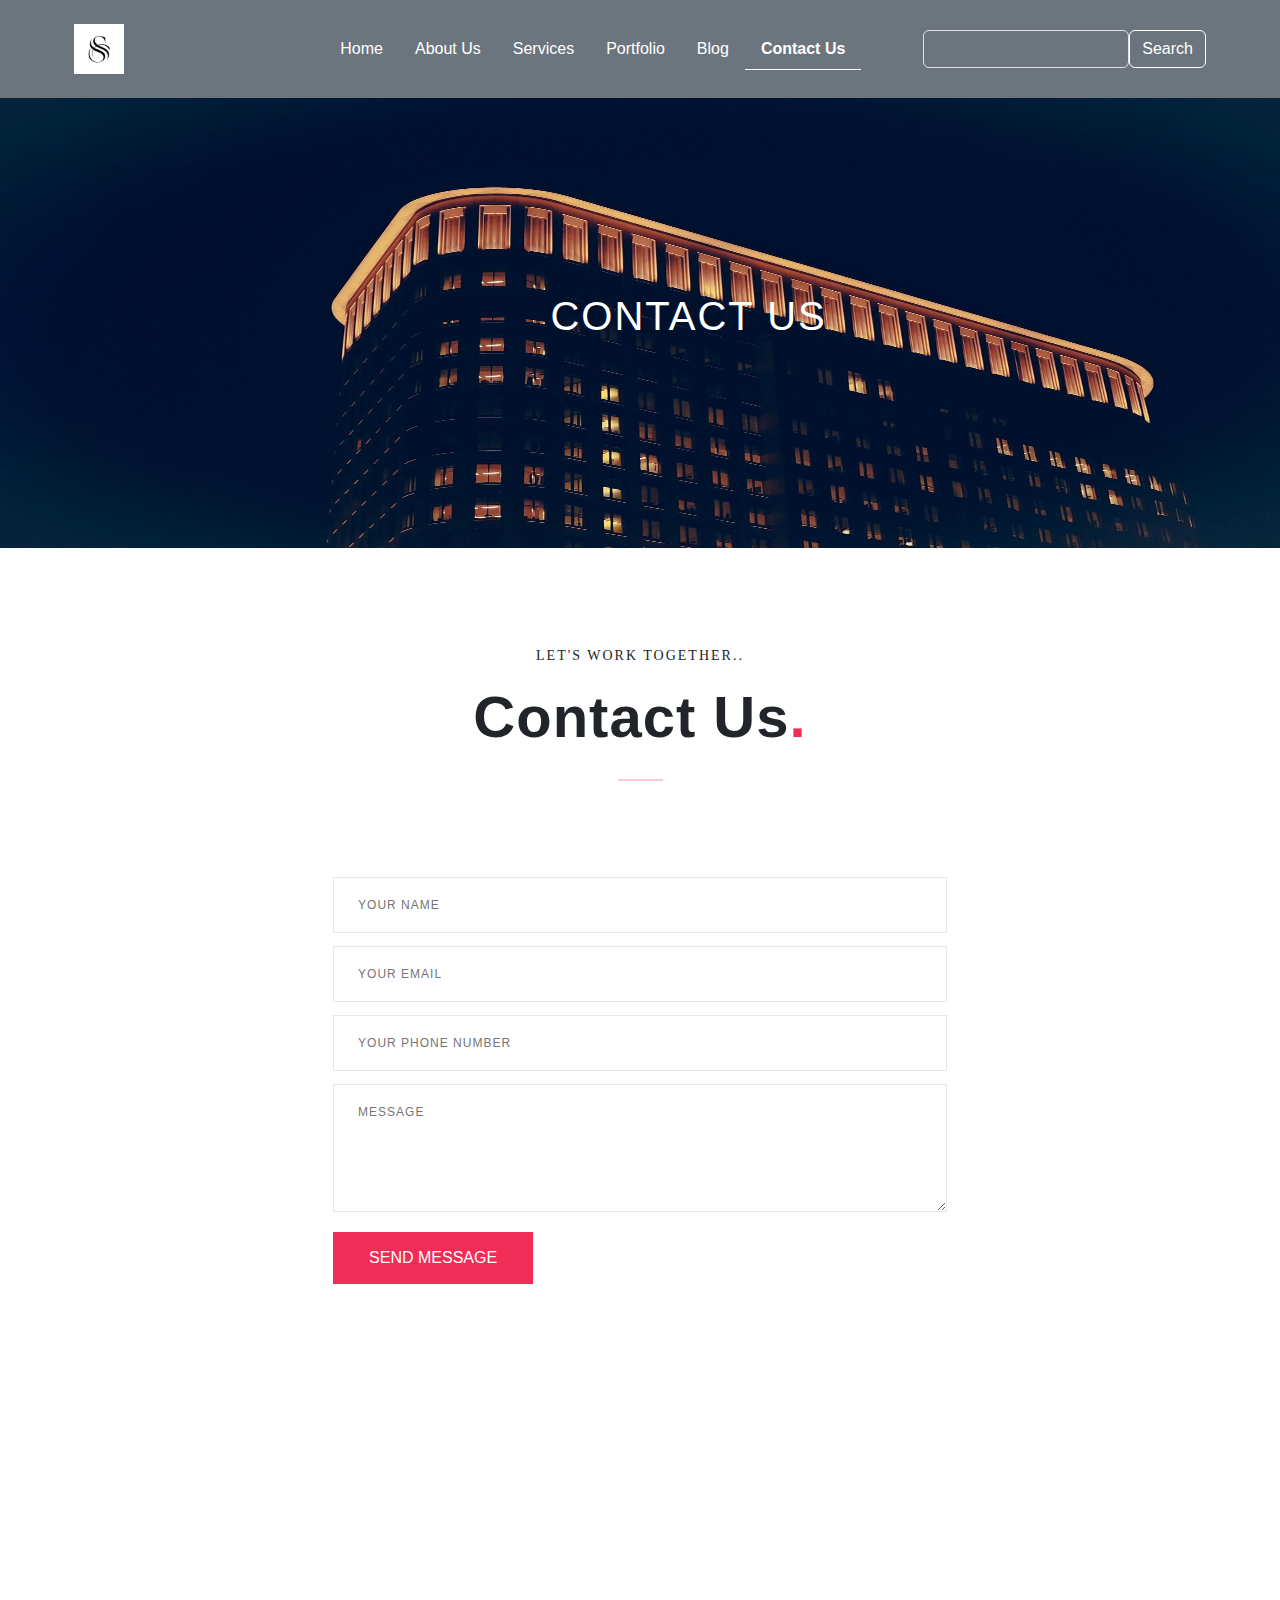
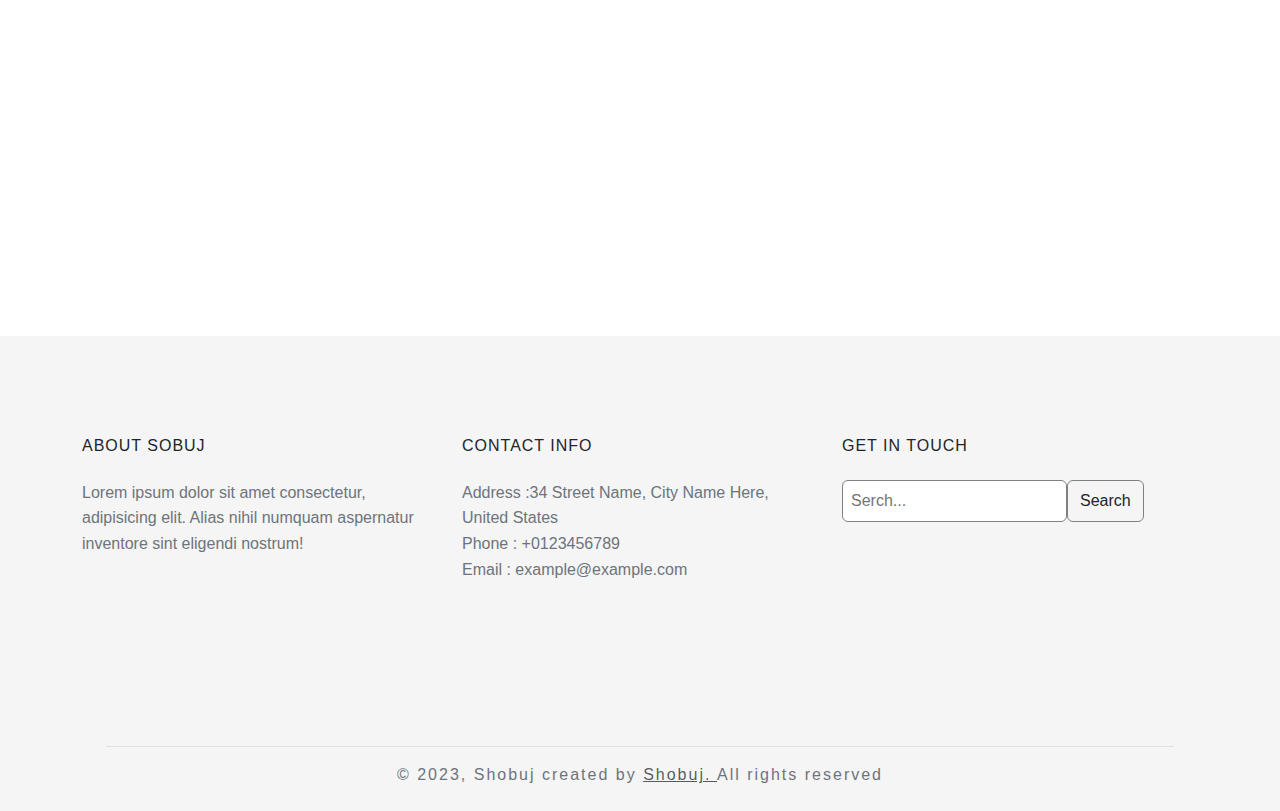
<file: contact.html>
<!DOCTYPE html>
<html lang="en">
<head>
    <meta charset="UTF-8">
    <meta http-equiv="X-UA-Compatible" content="IE=edge">
    <meta name="viewport" content="width=device-width, initial-scale=1.0">
    <title>Contact Us</title>
    <link href="https://cdn.jsdelivr.net/npm/bootstrap@5.3.0-alpha3/dist/css/bootstrap.min.css" rel="stylesheet" integrity="sha384-KK94CHFLLe+nY2dmCWGMq91rCGa5gtU4mk92HdvYe+M/SXH301p5ILy+dN9+nJOZ" crossorigin="anonymous">
    <link rel="stylesheet" href="css/bootstrap.min.css">
    <link rel="stylesheet" href="css/style.css">
</head>
<body>
    
    <header class="non-home-header bg-secondary">
        <div class="manu-area">
            <div class="container p-3">
                <div class="row">
                    <nav class="navbar navbar-expand-lg justify-content-center ">
                        <div class="col-md-2 ">
                            <a class="navbar-brand mt-4" href="index.html">
                                <img src="images/bg/logo1.png" style="width: 50px;" alt="">
                            </a>
                            <button class="navbar-toggler" type="button" data-bs-toggle="collapse" data-bs-target="#navbarSupportedContent" aria-controls="navbarSupportedContent" aria-expanded="false" aria-label="Toggle navigation">
                                <span class="navbar-toggler-icon"></span>
                            </button>
                        </div>
                        <div class="col-md-7">
                            <ul class="nav justify-content-center">
                                <li class="nav-item">
                                    <a class="nav-link" aria-current="page" href="index.html">Home</a>
                                </li>
                                <li class="nav-item">
                                    <a class="nav-link " href="about.html">About Us</a>
                                </li>
                                <li class="nav-item">
                                    <a class="nav-link" href="services.html">Services</a>
                                </li>
                                <li class="nav-item">
                                    <a class="nav-link" href="portfolio.html">Portfolio</a>
                                </li>
                                <li class="nav-item">
                                    <a class="nav-link " href="blog.html">Blog</a>
                                </li>
                                <li class="nav-item">
                                    <a class="nav-link active" href="contact.html">Contact Us</a>
                                </li>
                                                       
                            </ul>
                        </div>
                        <div class="col-md-3">
                            <form class="d-flex" role="search" style="color:#fff">
                                <input class="form-control me-2" type="search" aria-label="Search">
                                <button class="btn" style="margin-left:-8px; color: #fff; border: 1px solid #fff;" type="submit">Search</button>
                              </form>
                        </div>
                    </nav>
                </div>
            </div>
        </div>
    </header>

    <section class="banner">
        <div class="container-fluid p-0">           
                <div class="col-md-12">
                    <h1 class="title">Contact Us</h1>
                    <img src="images/bg/27.jpg" alt="">
                </div>
        </div>   
    </section>
    
    <section class="contact-us">
        <div class="container">
            <div class="row mb-5">
                <div class="col-12 text-center">
                    <div class="title mb-5">
                        <h4 class="upper">LET'S WORK TOGETHER..</h4>
                        <h2 class="section-title">contact us<span class="red-dot"></span></h2>
                        <hr>
                    </div>
                    
                </div>
            </div>
        </div>
        <div class="container"> 
            <div class="row">
                <div class="col-md-12">
                    <div class="contact-area">
                        <form action="">
                            <input type="text" name="name" placeholder="your name"> <br>
                            <input type="email" name="email" placeholder="your email"> <br>
                            <input type="number" name="number" placeholder="your phone number"> <br>
                            <textarea name="message" id="" cols="20" rows="5" placeholder="message"></textarea> <br>
                            <input type="submit" value="send message">
                        </form>
                    </div>
                </div>
            </div>
        </div>
    </section>

    <section class="maps p-0" style="margin-bottom: -5px;">
        <div class="map-area">
            <iframe src="https://www.google.com/maps/embed?pb=!1m18!1m12!1m3!1d3652.378414635264!2d90.390372174517!3d23.73388148941184!2m3!1f0!2f0!3f0!3m2!1i1024!2i768!4f13.1!3m3!1m2!1s0x3755b8e90a449e4f%3A0xb7092a9c25197fa4!2sDhaka%20University!5e0!3m2!1sen!2sbd!4v1681597027878!5m2!1sen!2sbd" width="100%" height="550px" style="border:0;" allowfullscreen="" loading="lazy" referrerpolicy="no-referrer-when-downgrade"></iframe>
        </div>
    </section>


<section class="footer-widgets">
    <div class="container">
        <div class="row">
            <div class="col-md-4">
                <div class="info-widget">
                    <h6 class="title">About Sobuj</h6>
                    <p class="descrip">Lorem ipsum dolor sit amet consectetur, adipisicing elit. Alias nihil numquam aspernatur inventore sint eligendi nostrum!</p>
                </div>
            </div>
            <div class="col-md-4">
                <div class="info-widget">
                    <h6 class="title">Contact info</h6>
                    <p class="descrip">
                        <b>Address :</b>34 Street Name, City Name Here, United States <br>
                        <b>Phone :</b> +0123456789 <br>
                        <b>Email :</b> example@example.com
                    </p>
                </div>
            </div>
            <div class="col-md-4">
                <div class="info-widget">
                    <h6 class="title">Get In Touch</h6>
                    <p class="descrip">
                        <form class="d-flex" role="search" style="color:#fff">
                            <input class="rounded me-2 p-2" type="search" aria-label="Search" placeholder="Serch..." style="border: 1px solid gray">
                            <button class="btn pl-5 pr-5" style="margin-left:-8px; border: 1px solid gray;" type="submit">Search</button>
                          </form>
                    </p>
                </div>
            </div>
        </div>
    </div>
  </section>

  <footer>
    <div class="container">
        <div class="row">
            <div class="col-12">
                <div class="footer-area text-center p-4" >
                    
                    <p class="border-top mb-0 mt-4 pt-3 small">&copy; 2023, Shobuj created by <a href="index.php" class="text-muted font-weight-bold" target="_blank">Shobuj. </a>  All rights reserved </p> 
                </div>
            </div>
        </div>
    </div>
  </footer>

  <script src="https://cdn.jsdelivr.net/npm/bootstrap@5.3.0-alpha3/dist/js/bootstrap.bundle.min.js" integrity="sha384-ENjdO4Dr2bkBIFxQpeoTz1HIcje39Wm4jDKdf19U8gI4ddQ3GYNS7NTKfAdVQSZe" crossorigin="anonymous"></script>
  <script src="js/bootstrap.bundle.min.js"></script>
</body>
</html>
</file>
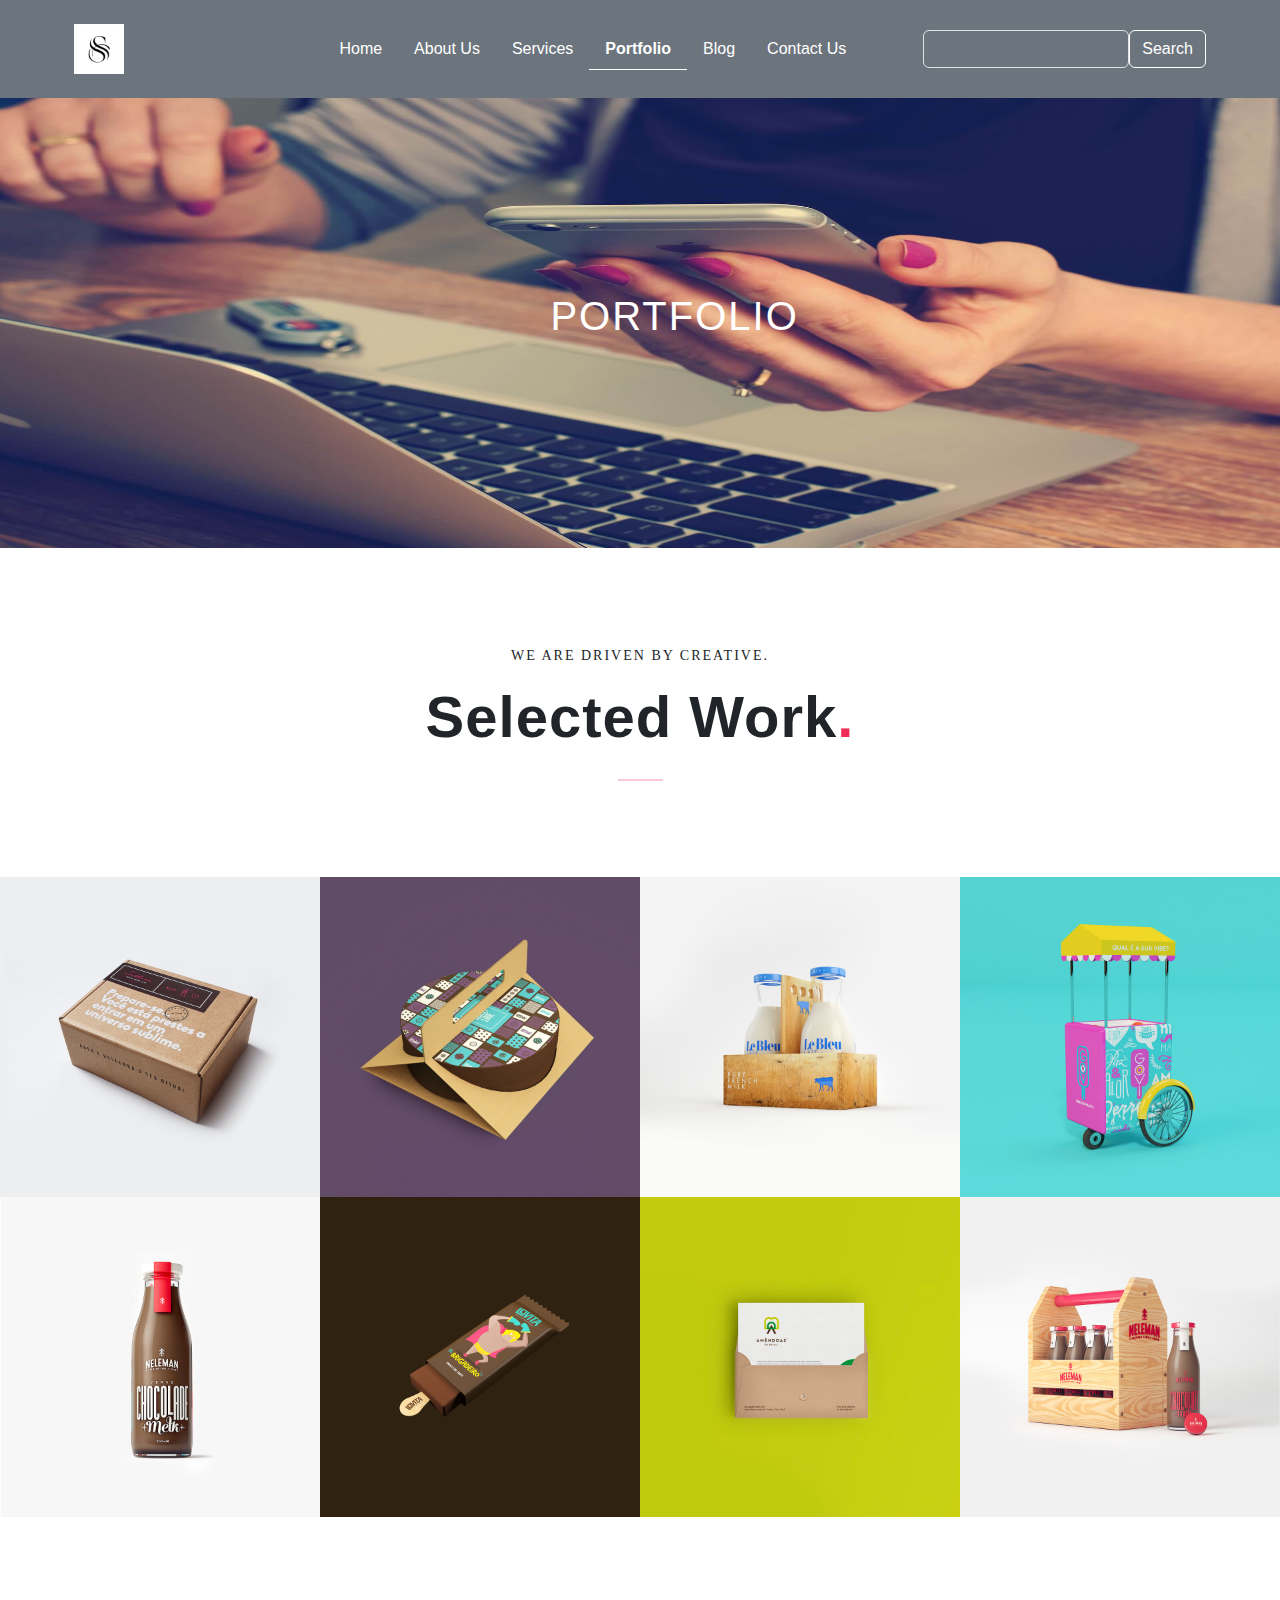
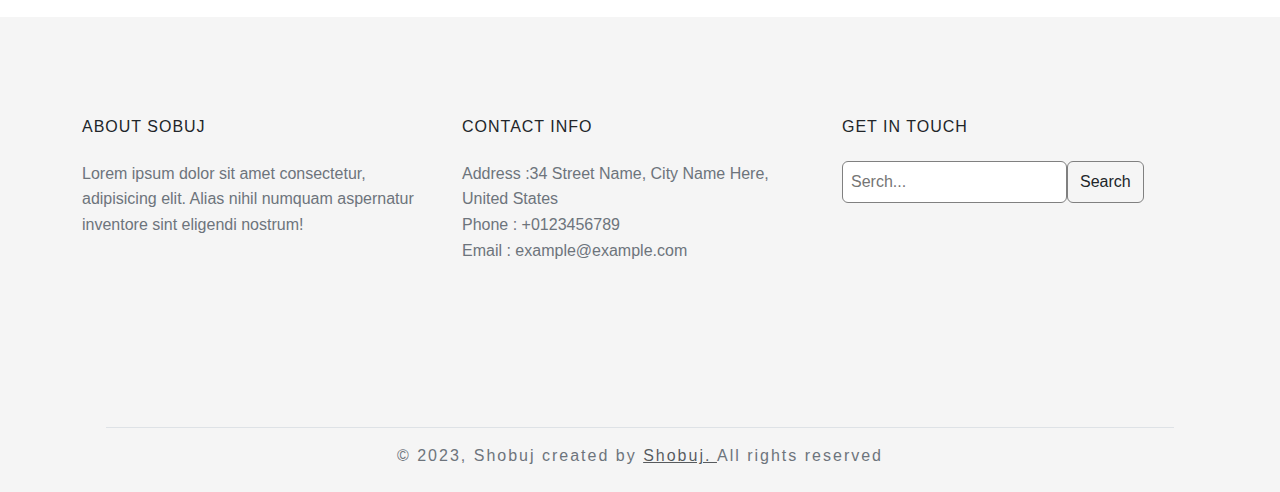
<file: portfolio.html>
<!DOCTYPE html>
<html lang="en">
<head>
    <meta charset="UTF-8">
    <meta http-equiv="X-UA-Compatible" content="IE=edge">
    <meta name="viewport" content="width=device-width, initial-scale=1.0">
    <title>Portfolio</title>
    <link href="https://cdn.jsdelivr.net/npm/bootstrap@5.3.0-alpha3/dist/css/bootstrap.min.css" rel="stylesheet" integrity="sha384-KK94CHFLLe+nY2dmCWGMq91rCGa5gtU4mk92HdvYe+M/SXH301p5ILy+dN9+nJOZ" crossorigin="anonymous">
    <link rel="stylesheet" href="css/bootstrap.min.css">
    <link rel="stylesheet" href="css/style.css">
</head>
<body>
    
    <header class="non-home-header bg-secondary">
        <div class="manu-area">
            <div class="container p-3">
                <div class="row">
                    <nav class="navbar navbar-expand-lg justify-content-center ">
                        <div class="col-md-2 ">
                            <a class="navbar-brand mt-4" href="index.html">
                                <img src="images/bg/logo1.png" style="width: 50px;" alt="">
                            </a>
                            <button class="navbar-toggler" type="button" data-bs-toggle="collapse" data-bs-target="#navbarSupportedContent" aria-controls="navbarSupportedContent" aria-expanded="false" aria-label="Toggle navigation">
                                <span class="navbar-toggler-icon"></span>
                            </button>
                        </div>
                        <div class="col-md-7">
                            <ul class="nav justify-content-center">
                                <li class="nav-item">
                                    <a class="nav-link" aria-current="page" href="index.html">Home</a>
                                </li>
                                <li class="nav-item">
                                    <a class="nav-link " href="about.html">About Us</a>
                                </li>
                                <li class="nav-item">
                                    <a class="nav-link" href="services.html">Services</a>
                                </li>
                                <li class="nav-item">
                                    <a class="nav-link active" href="portfolio.html">Portfolio</a>
                                </li>
                                <li class="nav-item">
                                    <a class="nav-link " href="blog.html">Blog</a>
                                </li>
                                <li class="nav-item">
                                    <a class="nav-link " href="contact.html">Contact Us</a>
                                </li>
                                                       
                            </ul>
                        </div>
                        <div class="col-md-3">
                            <form class="d-flex" role="search" style="color:#fff">
                                <input class="form-control me-2" type="search" aria-label="Search">
                                <button class="btn" style="margin-left:-8px; color: #fff; border: 1px solid #fff;" type="submit">Search</button>
                              </form>
                        </div>
                    </nav>
                </div>
            </div>
        </div>
    </header>

    <section class="banner">
        <div class="container-fluid p-0">           
                <div class="col-md-12">
                     <h1 class="title">Portfolio</h1>
                    <img src="images/bg/55.jpg" alt="">
                </div>
        </div>   
    </section>

    <section class="portfolio">
        <div class="container-fluid">
        
            <div class="row mb-5">
                <div class="col-12 text-center">
                    <div class="title mb-5">
                        <h4 class="upper">We are driven by creative.</h4>
                        <h2 class="section-title">Selected Work<span class="red-dot"></span></h2>
                        <hr>
                    </div>
                    
                </div>
            </div>
            <div class="row">
                <div class="col-md-3 p-0 ">
                    <img src="images/portfolio/1.jpg" class="w-100" alt="">
                    <div class="overlay w-100">
                        <div class="info text-center">
                            <div class="title"><h5>neleman cava</h5></div>
                            <div class="category"><p>branding, video</p></div>
                        </div>
                    </div>
                </div>
                <div class="col-md-3 p-0">
                    <img src="images/portfolio/7.jpg" class="w-100" alt="">
                    <div class="overlay w-100">
                        <div class="info text-center">
                            <div class="title"><h5>sweet lane</h5></div>
                            <div class="category"><p>graphics, printing</p></div>
                        </div>
                    </div>
                </div>
                <div class="col-md-3 p-0">
                    <img src="images/portfolio/6.jpg" class="w-100" alt="">
                    <div class="overlay w-100">
                        <div class="info text-center">
                            <div class="title"><h5>jeff burger</h5></div>
                            <div class="category"><p>branding, printing</p></div>
                        </div>
                    </div>
                </div>
                <div class="col-md-3 p-0">
                    <img src="images/portfolio/9.jpg" class="w-100" alt="">
                    <div class="overlay w-100">
                        <div class="info text-center">
                            <div class="title"><h5>neleman cava</h5></div>
                            <div class="category"><p>branding, video</p></div>
                        </div>
                    </div>
                </div>
                <div class="col-md-3 p-0">
                    <img src="images/portfolio/10.jpg" class="w-100" alt="">
                    <div class="overlay w-100">
                        <div class="info text-center">
                            <div class="title"><h5>juice made</h5></div>
                            <div class="category"><p>graphics, video</p></div>
                        </div>
                    </div>
                </div>
                <div class="col-md-3 p-0">
                    <img src="images/portfolio/11.jpg" class="w-100" alt="">
                    <div class="overlay w-100">
                        <div class="info text-center">
                            <div class="title"><h5>prisma</h5></div>
                            <div class="category"><p>graphic, branding</p></div>
                        </div>
                    </div>
                </div>
                <div class="col-md-3 p-0">
                    <img src="images/portfolio/8.jpg" class="w-100" alt="">
                    <div class="overlay w-100">
                        <div class="info text-center">
                            <div class="title"><h5>delirio propical</h5></div>
                            <div class="category"><p>printing, graphic</p></div>
                        </div>
                    </div>
                </div>
                <div class="col-md-3 p-0">
                    <img src="images/portfolio/3.jpg" class="w-100" alt="">
                    <div class="overlay w-100">
                        <div class="info text-center">
                            <div class="title"><h5>amendoas</h5></div>
                            <div class="category"><p>printing, branding</p></div>
                        </div>
                    </div>
                </div>
            </div>
        
      </section>



<section class="footer-widgets">
    <div class="container">
        <div class="row">
            <div class="col-md-4">
                <div class="info-widget">
                    <h6 class="title">About Sobuj</h6>
                    <p class="descrip">Lorem ipsum dolor sit amet consectetur, adipisicing elit. Alias nihil numquam aspernatur inventore sint eligendi nostrum!</p>
                </div>
            </div>
            <div class="col-md-4">
                <div class="info-widget">
                    <h6 class="title">Contact info</h6>
                    <p class="descrip">
                        <b>Address :</b>34 Street Name, City Name Here, United States <br>
                        <b>Phone :</b> +0123456789 <br>
                        <b>Email :</b> example@example.com
                    </p>
                </div>
            </div>
            <div class="col-md-4">
                <div class="info-widget">
                    <h6 class="title">Get In Touch</h6>
                    <p class="descrip">
                        <form class="d-flex" role="search" style="color:#fff">
                            <input class="rounded me-2 p-2" type="search" aria-label="Search" placeholder="Serch..." style="border: 1px solid gray">
                            <button class="btn pl-5 pr-5" style="margin-left:-8px; border: 1px solid gray;" type="submit">Search</button>
                          </form>
                    </p>
                </div>
            </div>
        </div>
    </div>
  </section>

  <footer>
    <div class="container">
        <div class="row">
            <div class="col-12">
                <div class="footer-area text-center p-4" >
                    
                    <p class="border-top mb-0 mt-4 pt-3 small">&copy; 2023, Shobuj created by <a href="index.php" class="text-muted font-weight-bold" target="_blank">Shobuj. </a>  All rights reserved </p> 
                </div>
            </div>
        </div>
    </div>
  </footer>


<script src="https://cdn.jsdelivr.net/npm/bootstrap@5.3.0-alpha3/dist/js/bootstrap.bundle.min.js" integrity="sha384-ENjdO4Dr2bkBIFxQpeoTz1HIcje39Wm4jDKdf19U8gI4ddQ3GYNS7NTKfAdVQSZe" crossorigin="anonymous"></script>
<script src="js/bootstrap.bundle.min.js"></script>
</body>
</html>
</file>
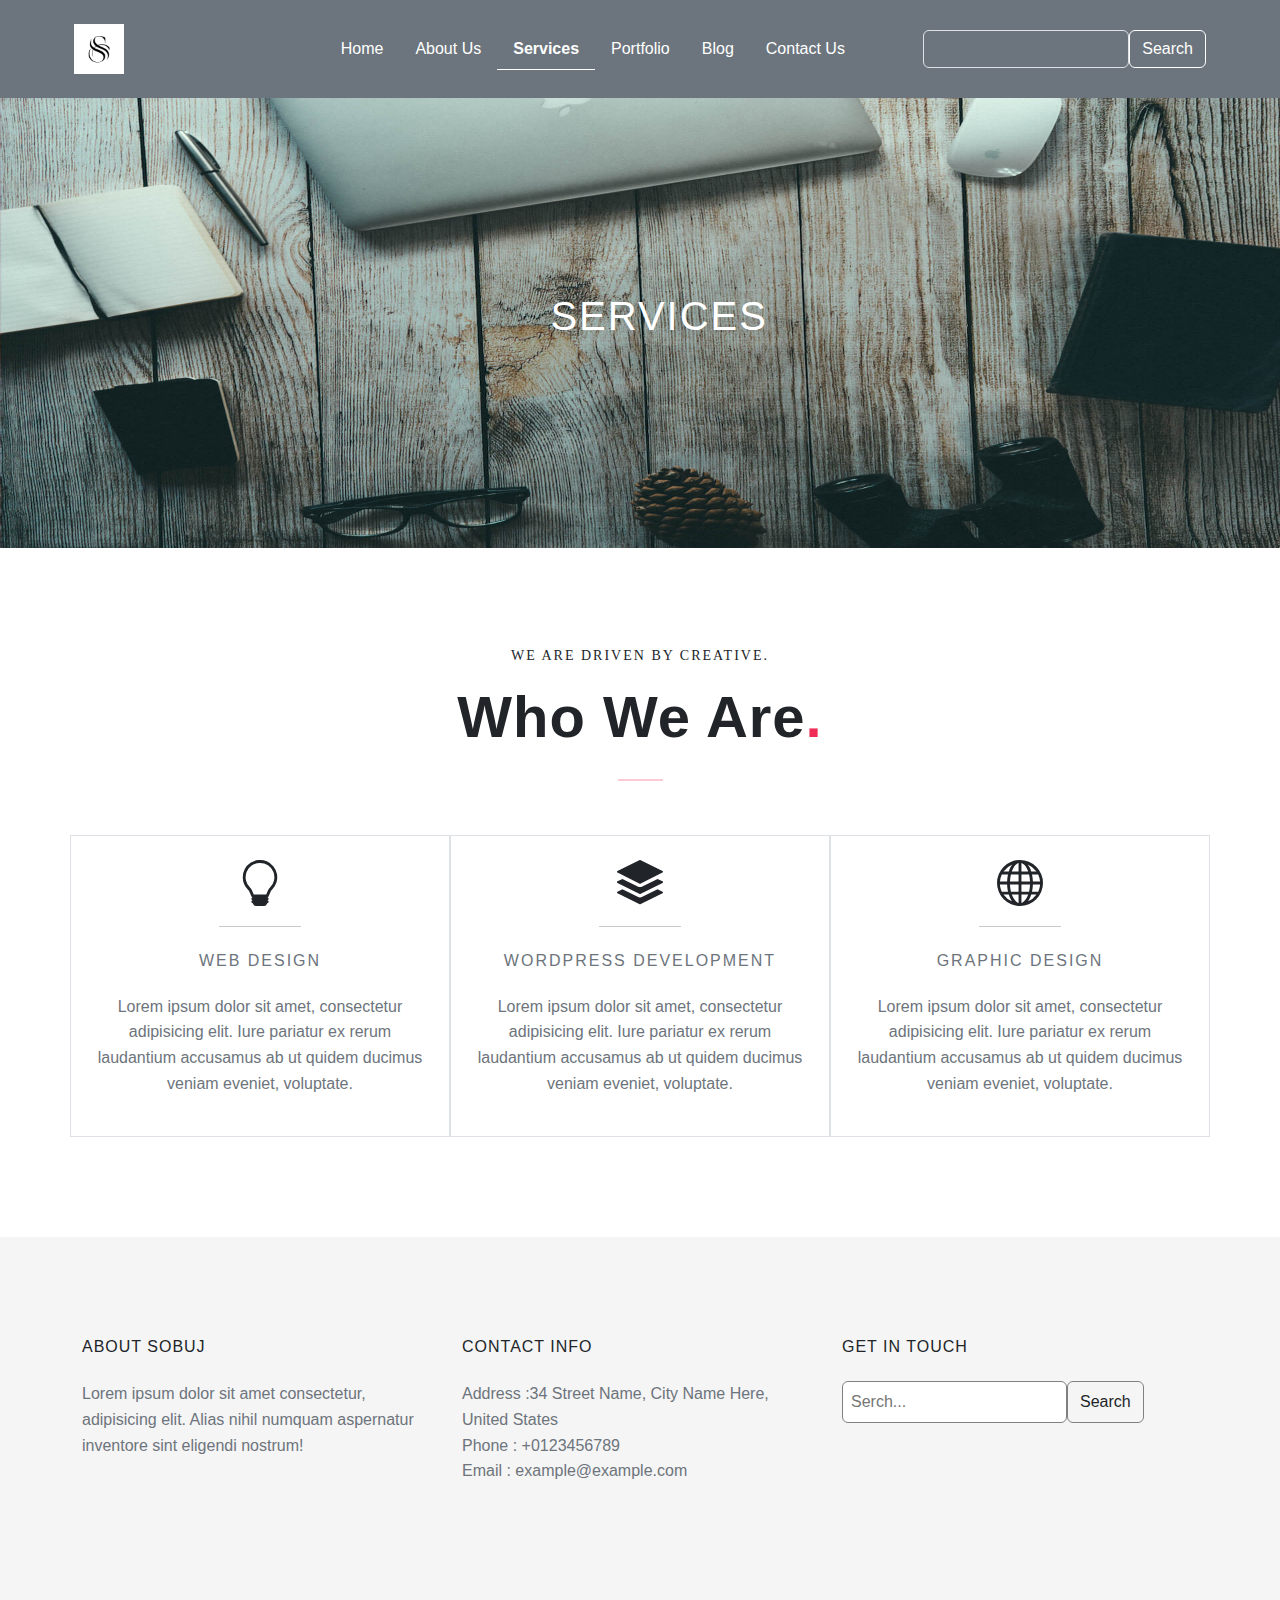
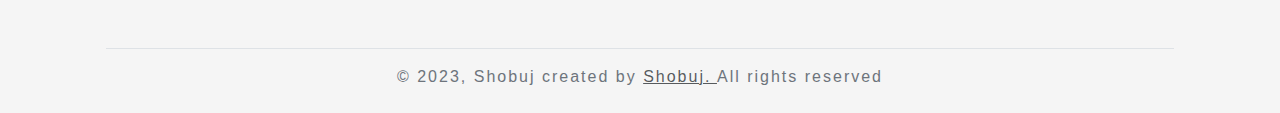
<file: services.html>
<!DOCTYPE html>
<html lang="en">
<head>
    <meta charset="UTF-8">
    <meta http-equiv="X-UA-Compatible" content="IE=edge">
    <meta name="viewport" content="width=device-width, initial-scale=1.0">
    <title>Sevices</title>
    <link href="https://cdn.jsdelivr.net/npm/bootstrap@5.3.0-alpha3/dist/css/bootstrap.min.css" rel="stylesheet" integrity="sha384-KK94CHFLLe+nY2dmCWGMq91rCGa5gtU4mk92HdvYe+M/SXH301p5ILy+dN9+nJOZ" crossorigin="anonymous">
    <link rel="stylesheet" href="css/bootstrap.min.css">
    <link rel="stylesheet" href="css/style.css">
</head>
<body>
    
    <header class="non-home-header bg-secondary">
        <div class="manu-area">
            <div class="container p-3">
                <div class="row">
                    <nav class="navbar navbar-expand-lg justify-content-center ">
                        <div class="col-md-2 ">
                            <a class="navbar-brand mt-4" href="index.html">
                                <img src="images/bg/logo1.png" style="width: 50px;" alt="">
                            </a>
                            <button class="navbar-toggler" type="button" data-bs-toggle="collapse" data-bs-target="#navbarSupportedContent" aria-controls="navbarSupportedContent" aria-expanded="false" aria-label="Toggle navigation">
                                <span class="navbar-toggler-icon"></span>
                            </button>
                        </div>
                        <div class="col-md-7">
                            <ul class="nav justify-content-center">
                                <li class="nav-item">
                                    <a class="nav-link" aria-current="page" href="index.html">Home</a>
                                </li>
                                <li class="nav-item">
                                    <a class="nav-link " href="about.html">About Us</a>
                                </li>
                                <li class="nav-item">
                                    <a class="nav-link active" href="services.html">Services</a>
                                </li>
                                <li class="nav-item">
                                    <a class="nav-link " href="portfolio.html">Portfolio</a>
                                </li>
                                <li class="nav-item">
                                    <a class="nav-link " href="blog.html">Blog</a>
                                </li>
                                <li class="nav-item">
                                    <a class="nav-link " href="contact.html">Contact Us</a>
                                </li>
                                                       
                            </ul>
                        </div>
                        <div class="col-md-3">
                            <form class="d-flex" role="search" style="color:#fff">
                                <input class="form-control me-2" type="search" aria-label="Search">
                                <button class="btn" style="margin-left:-8px; color: #fff; border: 1px solid #fff;" type="submit">Search</button>
                              </form>
                        </div>
                    </nav>
                </div>
            </div>
        </div>
    </header>
    <section class="banner">
        <div class="container-fluid p-0">           
                <div class="col-md-12">
                    
                    <h1 class="title">Services</h1>
                    <img src="images/bg/10.jpg" alt="">
                </div>
        </div>   
    </section>


    <section id="services">
        <div class="container text-center">
          <div class="row">
            <div class="title center">
                <h4 class="upper">We are driven by creative.</h4>
                <h2>Who We Are<span class="red-dot"></span></h2>
                <hr>
            </div>

              
          </div>
        </div>
        <div class="container mt-4">
            <div class="row">
                <div class="col-md-4 border p-4 text-center">
                    <div class="icoon"><svg xmlns="http://www.w3.org/2000/svg" width="46" height="46" fill="currentColor" class="bi bi-lightbulb" viewBox="0 0 16 16">
                        <path d="M2 6a6 6 0 1 1 10.174 4.31c-.203.196-.359.4-.453.619l-.762 1.769A.5.5 0 0 1 10.5 13a.5.5 0 0 1 0 1 .5.5 0 0 1 0 1l-.224.447a1 1 0 0 1-.894.553H6.618a1 1 0 0 1-.894-.553L5.5 15a.5.5 0 0 1 0-1 .5.5 0 0 1 0-1 .5.5 0 0 1-.46-.302l-.761-1.77a1.964 1.964 0 0 0-.453-.618A5.984 5.984 0 0 1 2 6zm6-5a5 5 0 0 0-3.479 8.592c.263.254.514.564.676.941L5.83 12h4.342l.632-1.467c.162-.377.413-.687.676-.941A5 5 0 0 0 8 1z"/>
                      </svg>
                      <hr class="w-25" style="margin:20px auto;">
                    </div>
                    <div class="title mt-4 mb-4">
                        <h6>web design</h6>
                    </div>
                   <p class="descrip">Lorem ipsum dolor sit amet, consectetur adipisicing elit. Iure pariatur ex rerum laudantium accusamus ab ut quidem ducimus veniam eveniet, voluptate.</p>

                </div>
                <div class="col-md-4 border p-4 text-center">
                    <div class="icoon"><svg xmlns="http://www.w3.org/2000/svg" width="46" height="46" fill="currentColor" class="bi bi-stack" viewBox="0 0 16 16">
                        <path d="m14.12 10.163 1.715.858c.22.11.22.424 0 .534L8.267 15.34a.598.598 0 0 1-.534 0L.165 11.555a.299.299 0 0 1 0-.534l1.716-.858 5.317 2.659c.505.252 1.1.252 1.604 0l5.317-2.66zM7.733.063a.598.598 0 0 1 .534 0l7.568 3.784a.3.3 0 0 1 0 .535L8.267 8.165a.598.598 0 0 1-.534 0L.165 4.382a.299.299 0 0 1 0-.535L7.733.063z"/>
                        <path d="m14.12 6.576 1.715.858c.22.11.22.424 0 .534l-7.568 3.784a.598.598 0 0 1-.534 0L.165 7.968a.299.299 0 0 1 0-.534l1.716-.858 5.317 2.659c.505.252 1.1.252 1.604 0l5.317-2.659z"/>
                      </svg>
                      <hr class="w-25" style="margin:20px auto;">
                    </div>
                    <div class="title mt-4 mb-4">
                        <h6>Wordpress development</h6>
                    </div>
                   <p class="descrip">Lorem ipsum dolor sit amet, consectetur adipisicing elit. Iure pariatur ex rerum laudantium accusamus ab ut quidem ducimus veniam eveniet, voluptate.</p>

                </div>
                <div class="col-md-4 border p-4 text-center">
                    <div class="icoon"><svg xmlns="http://www.w3.org/2000/svg" width="46" height="46" fill="currentColor" class="bi bi-globe" viewBox="0 0 16 16">
                        <path d="M0 8a8 8 0 1 1 16 0A8 8 0 0 1 0 8zm7.5-6.923c-.67.204-1.335.82-1.887 1.855A7.97 7.97 0 0 0 5.145 4H7.5V1.077zM4.09 4a9.267 9.267 0 0 1 .64-1.539 6.7 6.7 0 0 1 .597-.933A7.025 7.025 0 0 0 2.255 4H4.09zm-.582 3.5c.03-.877.138-1.718.312-2.5H1.674a6.958 6.958 0 0 0-.656 2.5h2.49zM4.847 5a12.5 12.5 0 0 0-.338 2.5H7.5V5H4.847zM8.5 5v2.5h2.99a12.495 12.495 0 0 0-.337-2.5H8.5zM4.51 8.5a12.5 12.5 0 0 0 .337 2.5H7.5V8.5H4.51zm3.99 0V11h2.653c.187-.765.306-1.608.338-2.5H8.5zM5.145 12c.138.386.295.744.468 1.068.552 1.035 1.218 1.65 1.887 1.855V12H5.145zm.182 2.472a6.696 6.696 0 0 1-.597-.933A9.268 9.268 0 0 1 4.09 12H2.255a7.024 7.024 0 0 0 3.072 2.472zM3.82 11a13.652 13.652 0 0 1-.312-2.5h-2.49c.062.89.291 1.733.656 2.5H3.82zm6.853 3.472A7.024 7.024 0 0 0 13.745 12H11.91a9.27 9.27 0 0 1-.64 1.539 6.688 6.688 0 0 1-.597.933zM8.5 12v2.923c.67-.204 1.335-.82 1.887-1.855.173-.324.33-.682.468-1.068H8.5zm3.68-1h2.146c.365-.767.594-1.61.656-2.5h-2.49a13.65 13.65 0 0 1-.312 2.5zm2.802-3.5a6.959 6.959 0 0 0-.656-2.5H12.18c.174.782.282 1.623.312 2.5h2.49zM11.27 2.461c.247.464.462.98.64 1.539h1.835a7.024 7.024 0 0 0-3.072-2.472c.218.284.418.598.597.933zM10.855 4a7.966 7.966 0 0 0-.468-1.068C9.835 1.897 9.17 1.282 8.5 1.077V4h2.355z"/>
                      </svg>
                      <hr class="w-25" style="margin:20px auto;">
                    </div>
                    <div class="title mt-4 mb-4">
                        <h6>graphic design</h6>
                    </div>
                   <p class="descrip">Lorem ipsum dolor sit amet, consectetur adipisicing elit. Iure pariatur ex rerum laudantium accusamus ab ut quidem ducimus veniam eveniet, voluptate.</p>

                </div>
            </div>
        </div>

      </section>



<section class="footer-widgets">
    <div class="container">
        <div class="row">
            <div class="col-md-4">
                <div class="info-widget">
                    <h6 class="title">About Sobuj</h6>
                    <p class="descrip">Lorem ipsum dolor sit amet consectetur, adipisicing elit. Alias nihil numquam aspernatur inventore sint eligendi nostrum!</p>
                </div>
            </div>
            <div class="col-md-4">
                <div class="info-widget">
                    <h6 class="title">Contact info</h6>
                    <p class="descrip">
                        <b>Address :</b>34 Street Name, City Name Here, United States <br>
                        <b>Phone :</b> +0123456789 <br>
                        <b>Email :</b> example@example.com
                    </p>
                </div>
            </div>
            <div class="col-md-4">
                <div class="info-widget">
                    <h6 class="title">Get In Touch</h6>
                    <p class="descrip">
                        <form class="d-flex" role="search" style="color:#fff">
                            <input class="rounded me-2 p-2" type="search" aria-label="Search" placeholder="Serch..." style="border: 1px solid gray">
                            <button class="btn pl-5 pr-5" style="margin-left:-8px; border: 1px solid gray;" type="submit">Search</button>
                          </form>
                    </p>
                </div>
            </div>
        </div>
    </div>
  </section>

  <footer>
    <div class="container">
        <div class="row">
            <div class="col-12">
                <div class="footer-area text-center p-4" >
                    
                    <p class="border-top mb-0 mt-4 pt-3 small">&copy; 2023, Shobuj created by <a href="index.php" class="text-muted font-weight-bold" target="_blank">Shobuj. </a>  All rights reserved </p> 
                </div>
            </div>
        </div>
    </div>
  </footer>


<script src="https://cdn.jsdelivr.net/npm/bootstrap@5.3.0-alpha3/dist/js/bootstrap.bundle.min.js" integrity="sha384-ENjdO4Dr2bkBIFxQpeoTz1HIcje39Wm4jDKdf19U8gI4ddQ3GYNS7NTKfAdVQSZe" crossorigin="anonymous"></script>
<script src="js/bootstrap.bundle.min.js"></script>
</body>
</html>
</file>
<file: css/style.css>
body {
    margin: 0;
    font-family: 'Segoe UI', Tahoma, Geneva, Verdana, sans-serif;
}
.home-header{
    width: 100%;
    position: absolute;
    top: 0;
    left: 0;
    z-index: 9999;

}
section {
    padding: 100px 0;
}

header .manu-area .navbar ul li a,
header .manu-area .navbar form,
header .manu-area .navbar form input>placeholder{
    color: #ffffff ;
}

header .manu-area .navbar form input {
    background-color: transparent;
    color: #ffffff;
}

/* Slider caption*/
.carousel-caption {
    position: absolute;
    right: 15%;
    bottom: 8.25rem;
    left: 15%;
    padding-top: 1.25rem;
    padding-bottom: 1.25rem;
    color: #fff;
    text-align: center;
}
.carousel-caption h1 {
    font-size: 90px;
    font-weight: 700;
    letter-spacing: 1px;
}

.carousel-caption p {
    font-family: 'Raleway', sans-serif;
    letter-spacing: 3px;
    font-size: 20px;
    color: #fff;
    font-weight: 500;
    margin: 35px 0;
}

.carousel-caption a {
    letter-spacing: 3px;
    font-size: 15px;
    color: #fff;
    font-weight: 400;
    margin: 35px 0;
    background-color: #EF2D56;
    border: 1px solid #EF2D56;
    border-radius: 0;
    padding: 12px 28px;
    line-height: 29px;
    letter-spacing: 1px;
    text-transform: uppercase;
}
.carousel-caption a:hover {
    background-color: transparent;
    border: 1px solid #ffffff;
}


  
.title h4 {
    text-transform: uppercase;
    font-size: 14px;
    font-family: tahoma;
    letter-spacing: 2px;
    margin-bottom: 20px;
}
.title h6 {
  color: #6d747c;
  letter-spacing: 2px;
  font-size: 16px;
  text-transform: uppercase;
}

.title h5 {
    font-size: 16px;
    text-transform: uppercase;
    color: #ffffff;
    letter-spacing: 5px;
}

.title h2 {
    margin-top: 0;
    font-weight: 700;
    font-size: 58px;
    letter-spacing: 1px;
    margin-bottom: 10px;
    line-height: 1.1;
    color: inherit;
    text-transform: capitalize;
}
.active {
  font-weight: 600;
  border-bottom: 1px solid #fff;
}
.title hr {
    width: 45px;
    margin: 30px auto;
    border-top: 2px solid #EF2D56;
}
.red-dot:before {
    content: ".";
    color: #EF2D56;
  }

  #about .section-content .lead-text {
    font-size: 21px;
    font-family: 'Halant', serif;
    color: #6d747c;
  }

  #about {
    border-bottom: 1px solid #ddd;
    
  }
 
  .col-md-3 {
    position: relative;
    display: flex;
  
  }
  .overlay {
    width: 100%;
    height: 100%;
    background-color: black;
    position: absolute;
    left: 0;
    top: 0;
    opacity: .7;
    display: none;
  }
  .col-md-3:hover .overlay{
    display: block;
    display: flex;
    justify-content: center;
    align-items: center;
    position: absolute;
  }

  .info p {
    color: #ffffff;
    font-size: 11px;
    letter-spacing: 2px;
    text-transform: uppercase;
  }

  

  .testimonials {
    background-image: url("../images/bg/4.jpg");
  }

  /* Footer area style */

  .footer-area p {
    font-size: 16px;
    letter-spacing: 2px;
    color: #6d747c;
  }
  .info-widget .title {
    text-transform: uppercase;
    letter-spacing: 1px;
    margin-bottom: 25px;
  }
  .descrip {
    color: #6d747c;
    font-size: 16px;
    font-weight: 300;
    line-height: 1.6;
  }
  footer,
  .footer-widgets {
    background-color: #f5f5f5;
  }

  /* Banner styling */
  .banner {
    width: 100%;
    height: 450px;
    margin: 0;
    padding: 0;
    position: relative;
  }
  .banner .title {
    position: absolute;
    top: 43%;
    left: 43%;
    color: #ffffff;
    text-transform: uppercase;
    letter-spacing: 2px;
  }
  
  .banner img{
    width: 100%;
    height: 450px;
   
  }

  .team .carousel-inner {
    overflow: hidden;
  }
  .team .carousel-inner .carousel-item .first {
    width: 49.5%;
    margin-right: 1%;
    float: left;
   
  }
  .team .carousel-inner .carousel-item .second {
    width: 49.5%;
    overflow: hidden;
  }
  .team .carousel-inner .carousel-item .comon {
    height: 350px;
    border: 1px solid #ddd;
    position: relative;
    
  }

  .perinfo {
    width: 100%;
    height: 100%;
    color: #fff;
    background-color: #6d747c;
    position: absolute;
    top: 0%;
    left: 0%;
    opacity: .8;
    display: none;
  }

  .perinfo .content {
    position: absolute;
    top: 50%;
    left: 50%;
    transform: translate(-50%, -50%);
    text-align: center;
  }
  .perinfo .content h5 {
    text-transform: uppercase;
    letter-spacing: 3px;
  }
  .perinfo .content p {
    text-transform: uppercase;
    letter-spacing: 2px;
    font-size: 13px;
  }

  .team .carousel-inner .carousel-item .comon:hover .perinfo {
    display: block;
  }

  .contact-area {
    width: 55%;
    margin: 0 auto;
  }

  .contact-area form textarea, 
  .contact-area form input[type='text'], 
  .contact-area form input[type='email'], 
  .contact-area form input[type='number'] {
    width: 100%;
    padding: 18px 24px;
    margin-bottom: 13px;
    color: #555;
    border: 1px solid #e7e7e7;
    text-transform: uppercase;
    font-size: 12px;
    letter-spacing: 1px;
  }

  .contact-area form input:focus,
  .contact-area form textarea:focus {
    outline: none;
    box-shadow: none;
    border-color: #EF2D56;
}
.contact-area form input[type='submit'] {
  padding: 13px 35px;
  text-transform: uppercase;
  background-color: #EF2D56;
  border: 1px solid #EF2D56;
  color: #ffffff;
}
.contact-area form input[type='submit']:hover {
  background-color: transparent;
  color: #EF2D56;
}

/* Blog page stylingS*/

.single-article {
  text-align: center;
}

.single-article .blog-media {
  width: 100%;
  position: relative;
}
 .single-article .blog-media img {
  width: 100%;
}
.blog-media .badge {
  position: absolute;
  left: 0;
  top: 0;
  background-color: #EF2D56;;
  padding: 5px;
  text-decoration: none;
  text-transform: uppercase;
  font-size: 12px;
  font-weight: 700;
  display: inline-block;
  border-radius: 0;
}

.single-article .card-body .text-muted {
  text-decoration: none;
  font-size: 14px;
  font-weight: 400;
  color: #6c757d;
}
.single-article .card-body p {
  color: #6c757d;
}
.single-article .read-more a {
  text-decoration: none;
  padding: 10px 18px;
  font-size: 0.875rem;
  line-height: 1.5;
  border-radius: 0rem;
  color: #ffffff;
  background-color: #EF2D56;
  border:1px solid #EF2D56;
  display: inline-block;
}
.single-article .read-more a:hover {
  background-color: transparent;
  color: #EF2D56;

}
</file>
